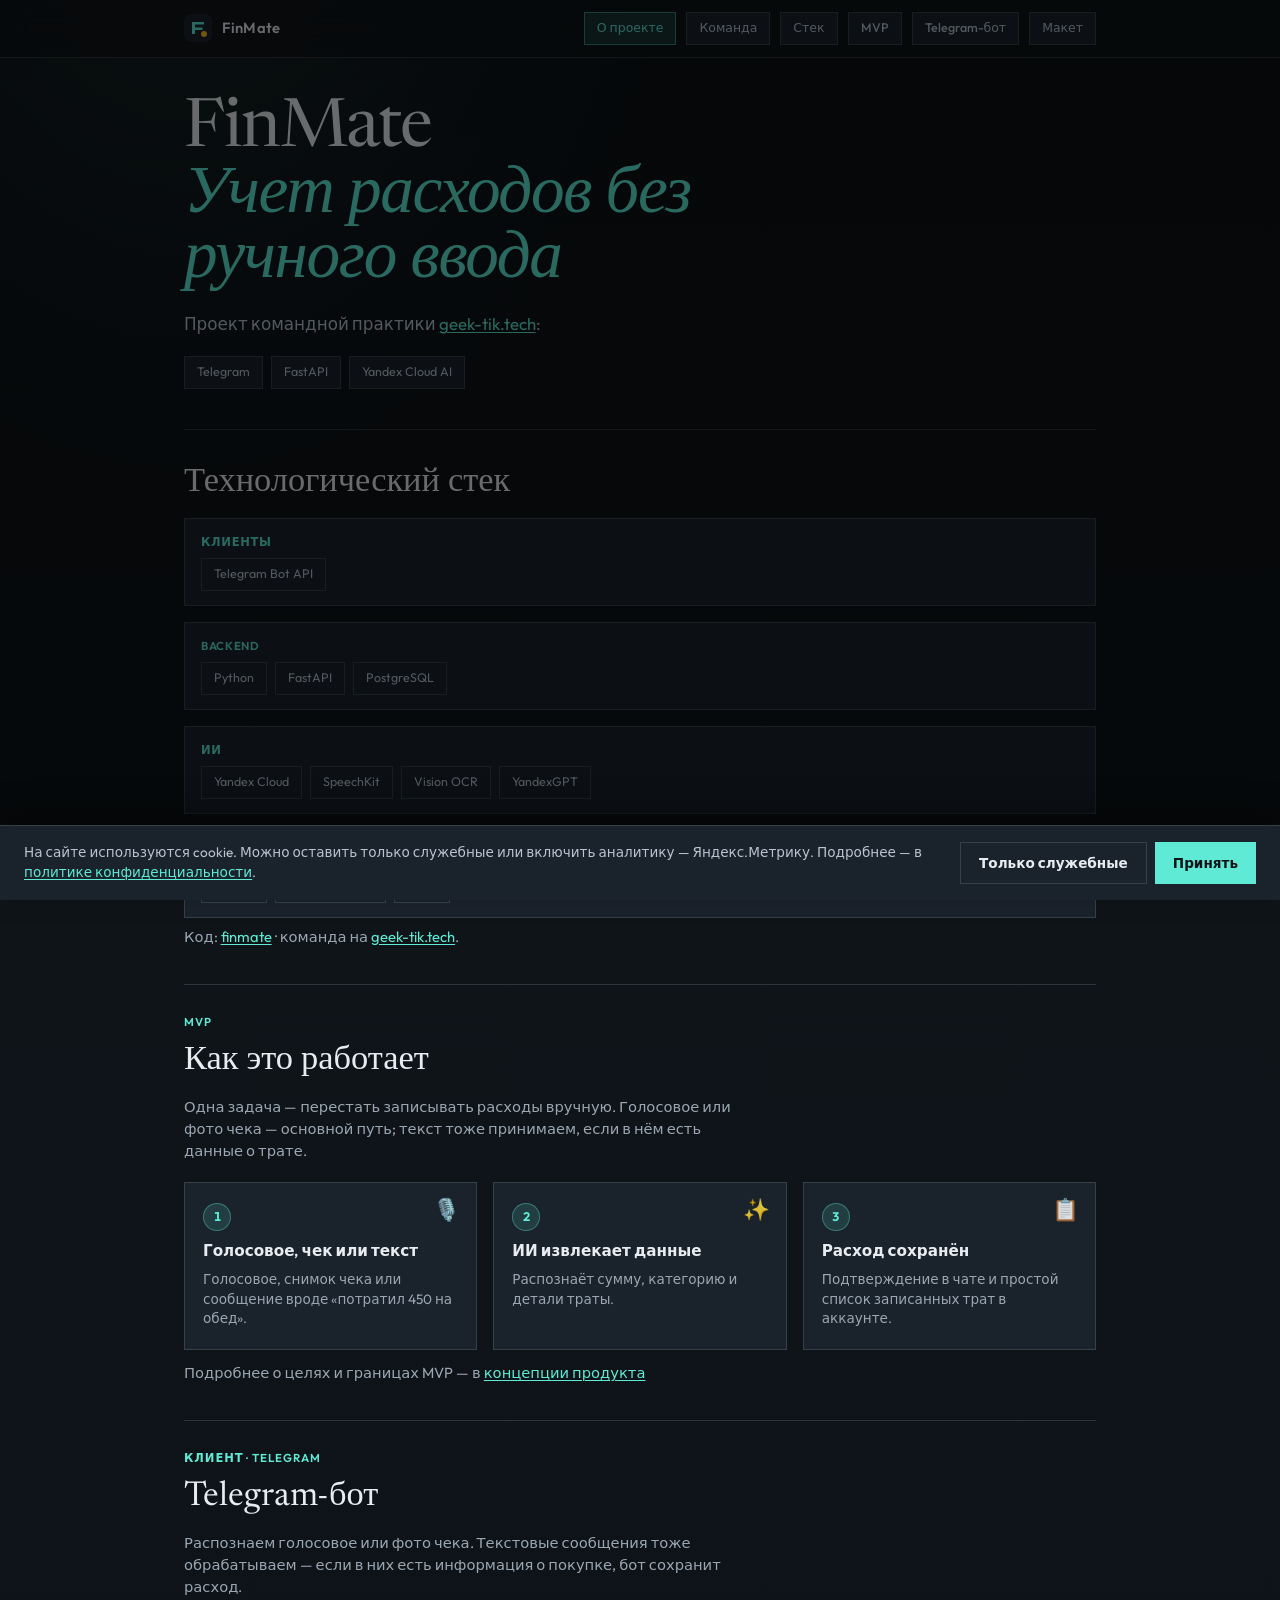
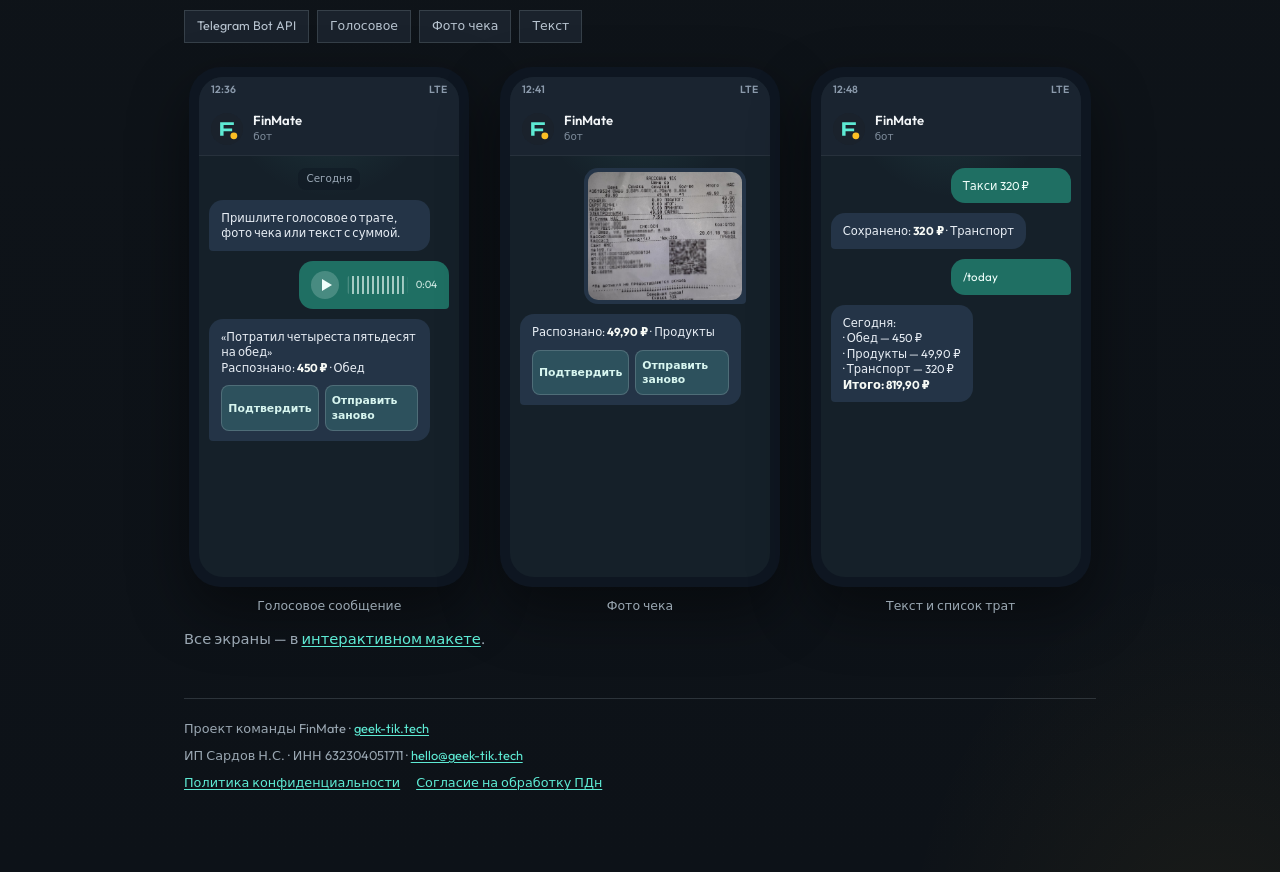
<file: frontend/index.html>
<!DOCTYPE html>
<html lang="ru">

<head>
  <meta charset="UTF-8" />
  <meta name="viewport" content="width=device-width, initial-scale=1.0" />
  <meta name="description" content="FinMate — персональный ИИ-помощник по учёту расходов. Голосовое, фото чека или текст с тратой — расход сохраняется автоматически." />
  <title>FinMate</title>
  <link rel="icon" href="assets/logo.svg" type="image/svg+xml" />
  <link rel="preconnect" href="https://fonts.googleapis.com" />
  <link rel="preconnect" href="https://fonts.gstatic.com" crossorigin />
  <link
    href="https://fonts.googleapis.com/css2?family=Newsreader:ital,opsz,wght@0,6..72,400;0,6..72,500;1,6..72,400&family=Outfit:wght@400;500;600;700&display=swap"
    rel="stylesheet" />
  <link rel="stylesheet" href="styles.css" />
</head>

<body>
  <div class="site-chrome">
    <nav class="site-nav" aria-label="Навигация">
      <div class="site-nav-inner">
        <a class="brand-mark" href="index.html">
          <img src="assets/logo.svg" width="28" height="28" alt="" />
          FinMate
        </a>
        <a class="nav-link" href="index.html" aria-current="page">О проекте</a>
        <a class="nav-link" href="team.html">Команда</a>
        <a class="nav-link" href="#stack">Стек</a>
        <a class="nav-link" href="#mvp">MVP</a>
        <a class="nav-link" href="#bot">Telegram-бот</a>
        <a class="nav-link" href="mockup.html">Макет</a>
      </div>
    </nav>
  </div>

  <main class="page">
    <header class="hero">
      <div class="brand">FinMate<br /><em>Учет расходов без ручного ввода</em></div>
      <p class="lede">
        Проект командной практики
        <a href="https://geek-tik.tech/teams/finmate">geek-tik.tech</a>:
      </p>
      <div class="meta">
        <span class="chip">Telegram</span>
        <span class="chip">FastAPI</span>
        <span class="chip">Yandex Cloud AI</span>
      </div>
    </header>

    <section id="stack" class="product-section" aria-labelledby="stack-heading">
      <h2 class="section-title" id="stack-heading">
        Технологический стек
      </h2>
      <dl class="stack-list">
        <div>
          <dt>Клиенты</dt>
          <dd class="meta">
            <span class="chip">Telegram Bot API</span>
          </dd>
        </div>
        <div>
          <dt>Backend</dt>
          <dd class="meta">
            <span class="chip">Python</span>
            <span class="chip">FastAPI</span>
            <span class="chip">PostgreSQL</span>
          </dd>
        </div>
        <div>
          <dt>ИИ</dt>
          <dd class="meta">
            <span class="chip">Yandex Cloud</span>
            <span class="chip">SpeechKit</span>
            <span class="chip">Vision OCR</span>
            <span class="chip">YandexGPT</span>
          </dd>
        </div>
        <div>
          <dt>Инфра</dt>
          <dd class="meta">
            <span class="chip">Docker</span>
            <span class="chip">GitHub Actions</span>
            <span class="chip">nginx</span>
          </dd>
        </div>
      </dl>
      <p class="section-note section-note-follow">
        Код: <a href="https://github.com/teamsync-labs/finmate">finmate</a>
        · команда на
        <a href="https://geek-tik.tech/teams/finmate">geek-tik.tech</a>.
      </p>
    </section>

    <section id="mvp" class="product-section" aria-labelledby="mvp-heading">
      <h2 class="section-title" id="mvp-heading">
        <span class="section-kind">MVP</span>
        Как это работает
      </h2>
      <p class="section-note">
        Одна задача — перестать записывать расходы вручную. Голосовое или фото чека — основной путь;
        текст тоже принимаем, если в нём есть данные о трате.
      </p>

      <div class="flow-row" aria-label="Сценарий MVP">
        <article class="flow-card">
          <span class="flow-icon" aria-hidden="true">🎙️</span>
          <span class="flow-step" aria-hidden="true">1</span>
          <h3>Голосовое, чек или текст</h3>
          <p>Голосовое, снимок чека или сообщение вроде «потратил 450 на обед».</p>
        </article>

        <article class="flow-card">
          <span class="flow-icon" aria-hidden="true">✨</span>
          <span class="flow-step" aria-hidden="true">2</span>
          <h3>ИИ извлекает данные</h3>
          <p>Распознаёт сумму, категорию и детали траты.</p>
        </article>

        <article class="flow-card">
          <span class="flow-icon" aria-hidden="true">📋</span>
          <span class="flow-step" aria-hidden="true">3</span>
          <h3>Расход сохранён</h3>
          <p>Подтверждение в чате и простой список записанных трат в аккаунте.</p>
        </article>
      </div>

      <p class="section-note section-note-follow">
        Подробнее о целях и границах MVP — в
        <a href="https://github.com/teamsync-labs/finmate/blob/main/docs/vision.md">концепции продукта</a>
      </p>
    </section>

    <section id="bot" class="product-section" aria-labelledby="bot-heading">
      <h2 class="section-title" id="bot-heading">
        <span class="section-kind">Клиент · Telegram</span>
        Telegram-бот
      </h2>
      <p class="section-note">
        Распознаем голосовое или фото чека. Текстовые сообщения тоже обрабатываем —
        если в них есть информация о покупке, бот сохранит расход.
      </p>
      <div class="meta">
        <span class="chip">Telegram Bot API</span>
        <span class="chip">Голосовое</span>
        <span class="chip">Фото чека</span>
        <span class="chip">Текст</span>
      </div>

      <div class="screen-row" aria-label="Экраны Telegram-бота">
        <figure class="phone-shot">
          <div class="phone phone-tg" aria-hidden="true">
            <div class="tg-inner">
              <div class="tg-topbar"><span>12:36</span><span>LTE</span></div>
              <div class="tg-header">
                <img src="assets/logo.svg" alt="" width="36" height="36" />
                <div>
                  <div class="name">FinMate</div>
                  <div class="status">бот</div>
                </div>
              </div>
              <div class="tg-chat">
                <div class="tg-day">Сегодня</div>
                <div class="tg-row bot">
                  <div class="tg-bubble bot">
                    Пришлите голосовое о трате, фото чека или текст с суммой.
                  </div>
                </div>
                <div class="tg-row user">
                  <div class="tg-bubble user tg-voice">
                    <span class="tg-voice-play"></span>
                    <span class="tg-voice-wave"></span>
                    <span class="tg-voice-dur">0:04</span>
                  </div>
                </div>
                <div class="tg-row bot">
                  <div class="tg-bubble bot">
                    «Потратил четыреста пятьдесят на обед»<br />
                    Распознано: <strong>450 ₽</strong> · Обед
                    <div class="tg-inline">
                      <span>Подтвердить</span>
                      <span>Отправить заново</span>
                    </div>
                  </div>
                </div>
              </div>
            </div>
          </div>
          <figcaption>Голосовое сообщение</figcaption>
        </figure>

        <figure class="phone-shot">
          <div class="phone phone-tg" aria-hidden="true">
            <div class="tg-inner">
              <div class="tg-topbar"><span>12:41</span><span>LTE</span></div>
              <div class="tg-header">
                <img src="assets/logo.svg" alt="" width="36" height="36" />
                <div>
                  <div class="name">FinMate</div>
                  <div class="status">бот</div>
                </div>
              </div>
              <div class="tg-chat">
                <div class="tg-row user">
                  <div class="tg-bubble user tg-photo">
                    <img src="assets/receipt.png" alt="Фото кассового чека" width="200" height="166" />
                  </div>
                </div>
                <div class="tg-row bot">
                  <div class="tg-bubble bot">
                    Распознано: <strong>49,90 ₽</strong> · Продукты
                    <div class="tg-inline">
                      <span>Подтвердить</span>
                      <span>Отправить заново</span>
                    </div>
                  </div>
                </div>
              </div>
            </div>
          </div>
          <figcaption>Фото чека</figcaption>
        </figure>

        <figure class="phone-shot">
          <div class="phone phone-tg" aria-hidden="true">
            <div class="tg-inner">
              <div class="tg-topbar"><span>12:48</span><span>LTE</span></div>
              <div class="tg-header">
                <img src="assets/logo.svg" alt="" width="36" height="36" />
                <div>
                  <div class="name">FinMate</div>
                  <div class="status">бот</div>
                </div>
              </div>
              <div class="tg-chat tg-chat--wide-bubbles">
                <div class="tg-row user">
                  <div class="tg-bubble user">Такси 320 ₽</div>
                </div>
                <div class="tg-row bot">
                  <div class="tg-bubble bot">
                    Сохранено: <strong>320 ₽</strong> · Транспорт
                  </div>
                </div>
                <div class="tg-row user">
                  <div class="tg-bubble user">/today</div>
                </div>
                <div class="tg-row bot">
                  <div class="tg-bubble bot">
                    Сегодня:<br />
                    · Обед — 450 ₽<br />
                    · Продукты — 49,90 ₽<br />
                    · Транспорт — 320 ₽<br />
                    <strong>Итого: 819,90 ₽</strong>
                  </div>
                </div>
              </div>
            </div>
          </div>
          <figcaption>Текст и список трат</figcaption>
        </figure>
      </div>

      <p class="section-note section-note-follow">
        Все экраны — в <a href="mockup.html">интерактивном макете</a>.
      </p>
    </section>

    <footer class="footer footer-legal">
      <p>Проект команды FinMate · <a href="https://geek-tik.tech/teams/finmate">geek-tik.tech</a></p>
      <p>ИП Сардов Н.С. · ИНН 632304051711 · <a href="mailto:hello@geek-tik.tech">hello@geek-tik.tech</a></p>
      <nav aria-label="Правовая информация">
        <a href="https://consent.geek-tik.tech/t/finmate/policy" target="_blank" rel="noopener">Политика
          конфиденциальности</a>
        <a href="https://consent.geek-tik.tech/t/finmate/pdn-consent" target="_blank" rel="noopener">Согласие на
          обработку ПДн</a>
      </nav>
    </footer>
  </main>
  <script src="cookie-notice.js" data-policy-href="https://consent.geek-tik.tech/t/finmate/policy"></script>
</body>

</html>
</file>
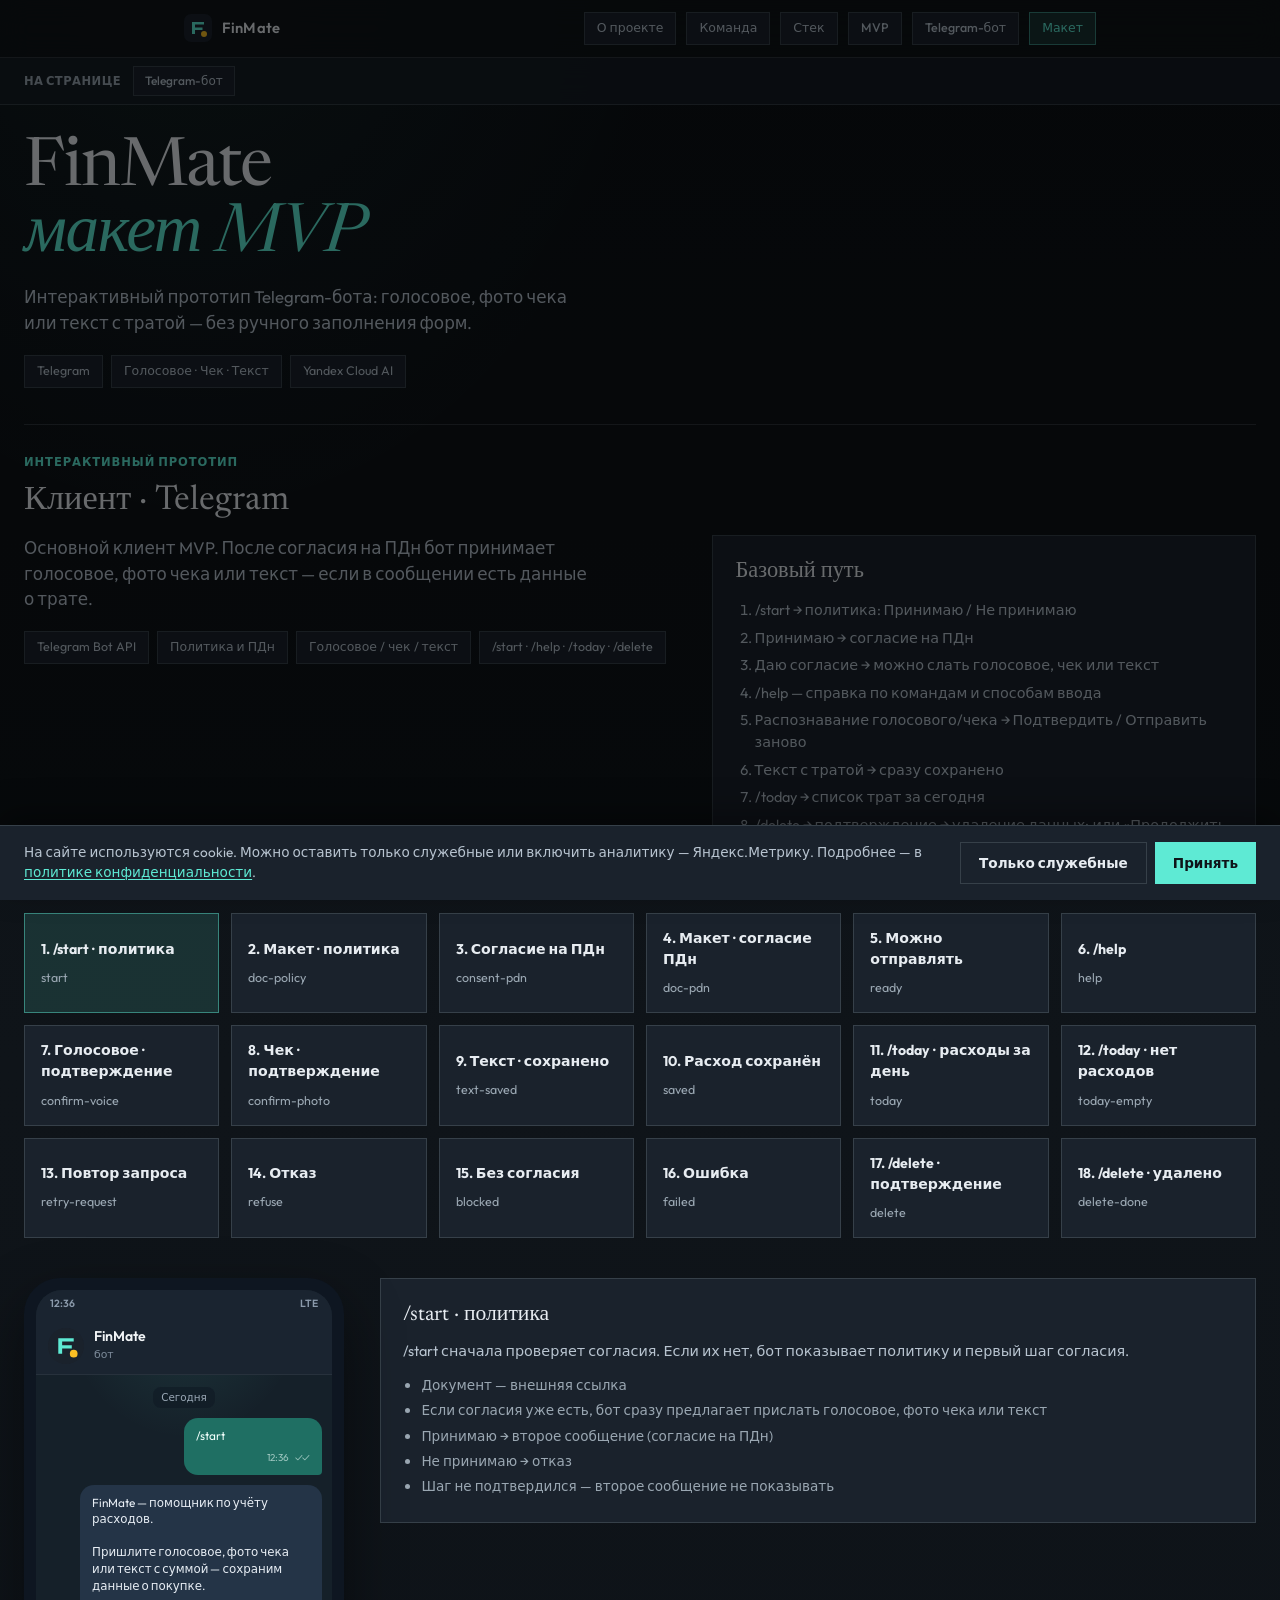
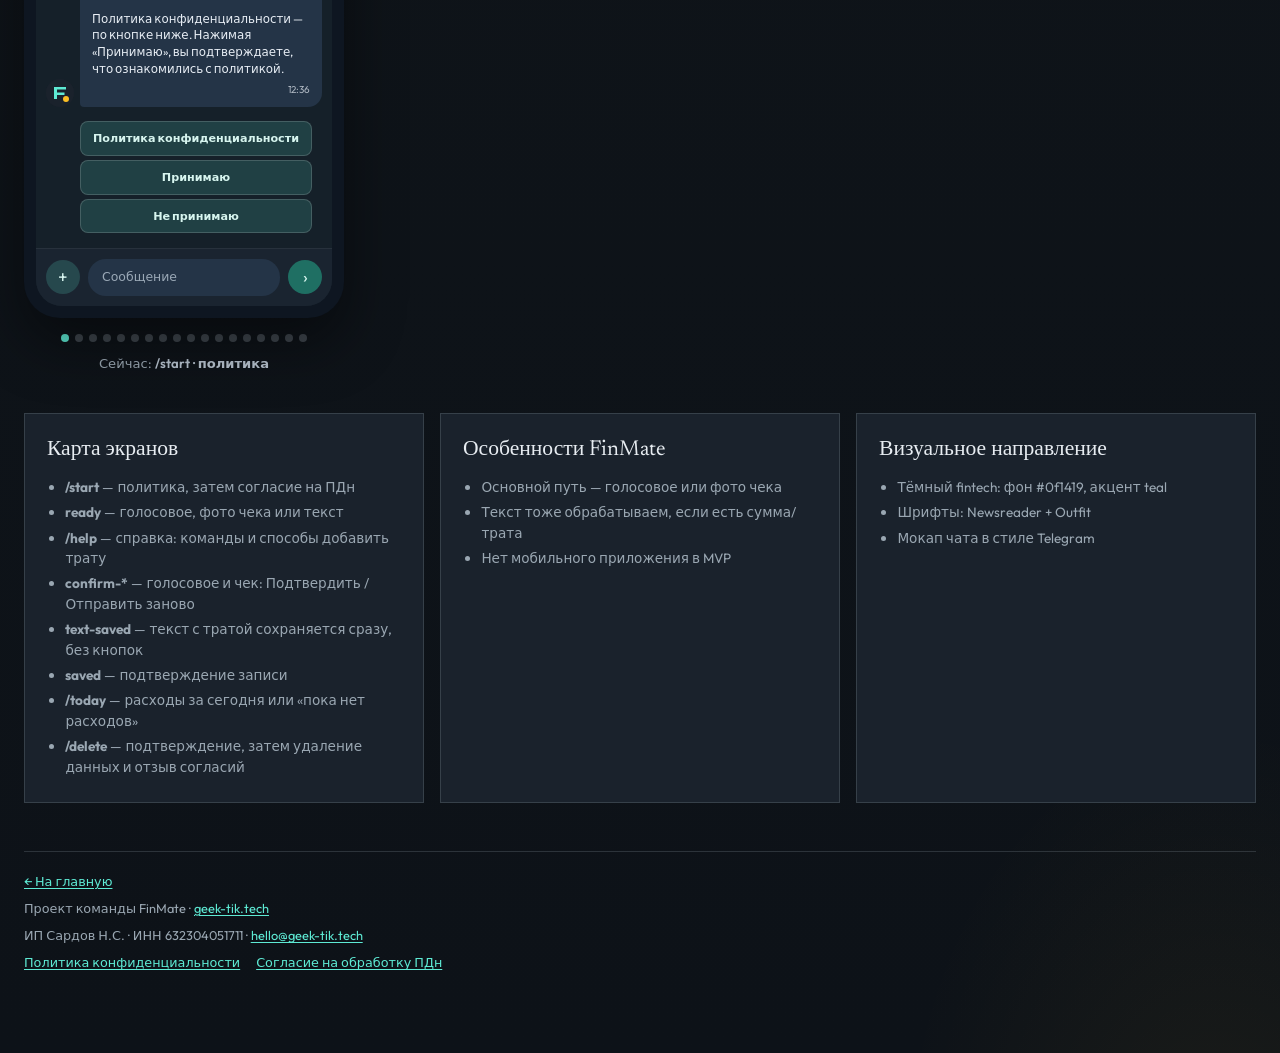
<file: frontend/mockup.html>
<!DOCTYPE html>
<html lang="ru">

<head>
  <meta charset="UTF-8" />
  <meta name="viewport" content="width=device-width, initial-scale=1.0" />
  <title>FinMate — макет Telegram-бота</title>
  <link rel="icon" href="assets/logo.svg" type="image/svg+xml" />
  <link rel="preconnect" href="https://fonts.googleapis.com" />
  <link rel="preconnect" href="https://fonts.gstatic.com" crossorigin />
  <link
    href="https://fonts.googleapis.com/css2?family=Newsreader:ital,opsz,wght@0,6..72,400;0,6..72,500;1,6..72,400&family=Outfit:wght@400;500;600;700&display=swap"
    rel="stylesheet" />
  <link rel="stylesheet" href="styles.css" />
  <style>
    :root {
      --phone-w: 320px;
      --phone-h: 640px;
      --danger: #f87171;
    }

    .mockup-page {
      max-width: 1280px;
      margin: 0 auto;
      padding: 32px 24px 80px;
    }

    .mockup-page .hero {
      max-width: 40rem;
      margin-bottom: 36px;
    }

    .section-intro {
      display: grid;
      grid-template-columns: 1.1fr 0.9fr;
      gap: 24px;
      align-items: start;
      margin-bottom: 28px;
    }

    @media (max-width: 900px) {
      .section-intro {
        grid-template-columns: 1fr;
      }
    }

    .section-intro .lede {
      margin-top: 0;
    }

    .legend {
      background: var(--surface);
      border: 1px solid var(--line);
      padding: 20px 22px;
    }

    .legend h2 {
      font-family: "Newsreader", Georgia, serif;
      font-size: 1.4rem;
      font-weight: 400;
      margin-bottom: 10px;
      color: var(--ink);
    }

    .legend ol {
      padding-left: 1.2rem;
      color: var(--ink-soft);
      font-size: 0.9rem;
    }

    .legend li {
      margin: 6px 0;
    }

    .mock-flow-map {
      display: grid;
      grid-template-columns: repeat(auto-fit, minmax(180px, 1fr));
      gap: 12px;
      margin-bottom: 40px;
    }

    .mock-flow-card {
      background: var(--surface);
      border: 1px solid var(--line);
      padding: 14px 16px;
      cursor: pointer;
      transition: border-color 0.15s, background 0.15s;
      text-align: left;
      font: inherit;
      color: inherit;
      width: 100%;
    }

    .mock-flow-card:hover,
    .mock-flow-card.active {
      border-color: rgba(94, 234, 212, 0.45);
      background: var(--brand-dim);
    }

    .mock-flow-card strong {
      display: block;
      font-size: 0.88rem;
      margin-bottom: 4px;
      color: var(--ink);
    }

    .mock-flow-card span {
      font-size: 0.78rem;
      color: var(--muted);
    }

    .prototype {
      display: grid;
      grid-template-columns: auto 1fr;
      gap: 36px;
      align-items: start;
    }

    @media (max-width: 860px) {
      .prototype {
        grid-template-columns: 1fr;
        justify-items: center;
      }
    }

    .tg-phone {
      width: var(--phone-w);
      height: var(--phone-h);
      background: #0e1621;
      border-radius: 36px;
      padding: 12px;
      box-shadow: var(--shadow);
      position: sticky;
      top: 112px;
      flex-shrink: 0;
    }

    .mockup-page .tg-inner {
      position: relative;
      width: 100%;
      height: 100%;
      border-radius: 26px;
      overflow: hidden;
      display: flex;
      flex-direction: column;
      background:
        radial-gradient(ellipse 70% 40% at 50% 0%, rgba(94, 234, 212, 0.12), transparent 60%),
        #152029;
    }

    .mockup-page .tg-topbar {
      height: 28px;
      display: flex;
      align-items: center;
      justify-content: space-between;
      padding: 0 14px;
      font-size: 0.65rem;
      font-weight: 600;
      color: #8b9aab;
      background: #1a2430;
      flex-shrink: 0;
    }

    .mockup-page .tg-header {
      display: flex;
      align-items: center;
      gap: 10px;
      padding: 10px 12px;
      background: #1a2430;
      border-bottom: 1px solid rgba(255, 255, 255, 0.06);
      flex-shrink: 0;
    }

    .mockup-page .tg-header img {
      width: 36px;
      height: 36px;
      border-radius: 50%;
      object-fit: cover;
      background: var(--surface);
    }

    .mockup-page .tg-header .name {
      font-size: 0.88rem;
      font-weight: 600;
      color: #f2f5f7;
      line-height: 1.1;
    }

    .mockup-page .tg-header .status {
      font-size: 0.68rem;
      color: #7d8b9a;
      margin-top: 2px;
    }

    .tg-screen {
      display: none;
      flex: 1;
      flex-direction: column;
      min-height: 0;
    }

    .tg-screen.active {
      display: flex;
    }

    .mockup-page .tg-chat {
      flex: 1;
      min-height: 0;
      overflow: auto;
      padding: 12px 10px;
      display: flex;
      flex-direction: column;
      gap: 10px;
    }

    .mockup-page .tg-day {
      align-self: center;
      font-size: 0.65rem;
      color: #9aa8b6;
      background: rgba(15, 25, 36, 0.55);
      padding: 3px 8px;
      border-radius: 8px;
    }

    .mockup-page .tg-row {
      display: flex;
      max-width: 100%;
      gap: 6px;
      align-items: flex-end;
    }

    .mockup-page .tg-row.user {
      align-self: flex-end;
      width: 100%;
      justify-content: flex-end;
    }

    .mockup-page .tg-row.bot {
      align-self: flex-start;
    }

    .tg-avatar {
      width: 28px;
      height: 28px;
      border-radius: 50%;
      object-fit: cover;
      flex-shrink: 0;
      background: var(--surface);
    }

    .mockup-page .tg-bubble {
      max-width: 88%;
      padding: 10px 12px;
      font-size: 0.74rem;
      line-height: 1.4;
    }

    .mockup-page .tg-bubble.user {
      background: #1f6f63;
      color: #f0fffb;
      border-radius: 14px 14px 4px 14px;
    }

    .mockup-page .tg-bubble.user:not(.media):not(.tg-voice) {
      min-width: 50%;
      box-sizing: border-box;
    }

    .mockup-page .tg-bubble.bot {
      background: #243447;
      color: #e8eef5;
      border-radius: 14px 14px 14px 4px;
    }

    .mockup-page .tg-bubble.bot strong {
      color: #f7faf6;
    }

    .mockup-page .tg-bubble.user.media {
      padding: 4px;
      background: #243447;
      overflow: hidden;
    }

    .tg-photo {
      width: 180px;
      max-width: 100%;
      aspect-ratio: 6 / 5;
      border-radius: 10px;
      background:
        #e8ecf0 url("assets/receipt.png") center / cover no-repeat;
    }

    .mockup-page .tg-bubble.user.tg-voice {
      display: flex;
      align-items: center;
      gap: 8px;
      min-width: 160px;
    }

    .tg-meta {
      display: flex;
      justify-content: flex-end;
      gap: 6px;
      margin-top: 6px;
      font-size: 0.62rem;
      opacity: 0.7;
    }

    .mockup-page .tg-bubble.user .tg-meta {
      color: rgba(240, 255, 251, 0.85);
    }

    .tg-checks {
      letter-spacing: -0.05em;
    }

    .mockup-page .tg-inline {
      display: flex;
      flex-direction: column;
      gap: 4px;
      margin-top: 4px;
      width: calc(100% - 34px);
      max-width: 232px;
      box-sizing: border-box;
      align-self: flex-start;
      margin-left: 34px;
      padding: 0;
      grid-template-columns: none;
    }

    .mockup-page .tg-inline.row {
      flex-direction: row;
      gap: 4px;
      margin-left: 34px;
      grid-template-columns: none;
    }

    .mockup-page .tg-inline.row button {
      flex: 1;
      min-width: 0;
    }

    .mockup-page .tg-inline button {
      appearance: none;
      border: 1px solid rgba(255, 255, 255, 0.16);
      border-radius: 8px;
      background: rgba(94, 234, 212, 0.16);
      color: #d7f5ef;
      font: inherit;
      font-size: 0.7rem;
      font-weight: 600;
      padding: 8px 10px;
      cursor: pointer;
      text-align: center;
      display: block;
      width: 100%;
      box-sizing: border-box;
    }

    .mockup-page .tg-inline button:hover {
      background: rgba(94, 234, 212, 0.28);
    }

    .tg-cmd {
      appearance: none;
      border: 0;
      background: none;
      color: var(--brand);
      font: inherit;
      font-size: inherit;
      cursor: pointer;
      padding: 0;
      text-decoration: underline;
    }

    .tg-composer {
      display: flex;
      align-items: center;
      gap: 8px;
      padding: 10px 10px calc(10px + env(safe-area-inset-bottom, 0px));
      background: #1a2430;
      border-top: 1px solid rgba(255, 255, 255, 0.06);
      flex-shrink: 0;
    }

    .tg-composer button.attach,
    .tg-composer button.send {
      appearance: none;
      width: 34px;
      height: 34px;
      border-radius: 50%;
      border: 0;
      background: rgba(94, 234, 212, 0.18);
      color: #d7f5ef;
      font: inherit;
      font-size: 1.1rem;
      cursor: pointer;
      flex-shrink: 0;
    }

    .tg-composer button.send {
      background: #1f6f63;
    }

    .tg-composer .input {
      flex: 1;
      appearance: none;
      border: 0;
      border-radius: 18px;
      background: #243447;
      color: #9aa8b6;
      font: inherit;
      font-size: 0.78rem;
      padding: 9px 14px;
      text-align: left;
      cursor: pointer;
    }

    .tg-attach-menu {
      display: none;
      position: absolute;
      left: 10px;
      bottom: 58px;
      z-index: 5;
      background: #1f2c3a;
      border: 1px solid rgba(255, 255, 255, 0.1);
      border-radius: 12px;
      padding: 6px;
      min-width: 160px;
      box-shadow: 0 12px 28px rgba(0, 0, 0, 0.35);
    }

    .tg-attach-menu.open {
      display: flex;
      flex-direction: column;
      gap: 2px;
    }

    .tg-attach-menu button {
      appearance: none;
      border: 0;
      background: transparent;
      color: #e8eef5;
      font: inherit;
      font-size: 0.82rem;
      text-align: left;
      padding: 10px 12px;
      border-radius: 8px;
      cursor: pointer;
    }

    .tg-attach-menu button:hover {
      background: rgba(94, 234, 212, 0.12);
    }

    .tg-inner.is-tg-doc .tg-header,
    .tg-inner.is-tg-doc .tg-attach-menu {
      display: none;
    }

    .tg-doc {
      flex: 1;
      min-height: 0;
      display: flex;
      flex-direction: column;
      background: #152029;
    }

    .tg-doc-bar {
      display: flex;
      align-items: center;
      gap: 10px;
      padding: 12px 14px;
      background: #1a2430;
      border-bottom: 1px solid rgba(255, 255, 255, 0.06);
      flex-shrink: 0;
    }

    .tg-doc-bar button {
      appearance: none;
      border: 0;
      background: none;
      color: var(--brand);
      font: inherit;
      font-size: 0.82rem;
      cursor: pointer;
      padding: 4px 0;
    }

    .tg-doc-bar .tg-doc-title {
      font-size: 0.82rem;
      font-weight: 600;
      color: #9aa8b6;
    }

    .tg-doc-body {
      flex: 1;
      padding: 20px 16px;
      color: #e8eef5;
      font-size: 0.95rem;
      line-height: 1.45;
    }

    .nav-dots {
      display: flex;
      flex-wrap: wrap;
      gap: 6px;
      margin-top: 16px;
      justify-content: center;
      max-width: var(--phone-w);
    }

    .nav-dots button {
      appearance: none;
      width: 8px;
      height: 8px;
      border-radius: 50%;
      border: 0;
      background: rgba(154, 167, 178, 0.35);
      cursor: pointer;
      padding: 0;
    }

    .nav-dots button.active {
      background: var(--brand);
    }

    .screen-label {
      margin-top: 12px;
      text-align: center;
      font-size: 0.82rem;
      color: var(--muted);
      max-width: var(--phone-w);
    }

    .screen-label strong {
      color: var(--ink-soft);
      font-weight: 600;
    }

    .panel {
      background: var(--surface);
      border: 1px solid var(--line);
      padding: 20px 22px;
      min-width: 0;
    }

    .panel h3 {
      font-family: "Newsreader", Georgia, serif;
      font-size: 1.35rem;
      font-weight: 400;
      margin-bottom: 10px;
      color: var(--ink);
    }

    .panel p {
      color: var(--ink-soft);
      font-size: 0.9rem;
      margin-bottom: 12px;
    }

    .panel ul {
      padding-left: 1.15rem;
      color: var(--muted);
      font-size: 0.85rem;
    }

    .panel li {
      margin: 5px 0;
    }

    .specs {
      display: grid;
      grid-template-columns: repeat(auto-fit, minmax(240px, 1fr));
      gap: 16px;
      margin-top: 40px;
    }

    .mockup-page .section-title {
      scroll-margin-top: 112px;
    }
  </style>
</head>

<body>
  <div class="site-chrome">
    <nav class="site-nav" aria-label="Навигация">
      <div class="site-nav-inner">
        <a class="brand-mark" href="index.html">
          <img src="assets/logo.svg" width="28" height="28" alt="" />
          FinMate
        </a>
        <a class="nav-link" href="index.html">О проекте</a>
        <a class="nav-link" href="team.html">Команда</a>
        <a class="nav-link" href="index.html#stack">Стек</a>
        <a class="nav-link" href="index.html#mvp">MVP</a>
        <a class="nav-link" href="index.html#bot">Telegram-бот</a>
        <a class="nav-link" href="mockup.html" aria-current="page">Макет</a>
      </div>
    </nav>
    <nav class="mockup-subnav" aria-label="Разделы макета">
      <div class="mockup-subnav-inner">
        <span class="label">На странице</span>
        <a href="#telegram">Telegram-бот</a>
      </div>
    </nav>
  </div>

  <div class="mockup-page">
    <header class="hero">
      <div class="brand">FinMate<br /><em>макет MVP</em></div>
      <p class="lede">
        Интерактивный прототип Telegram-бота: голосовое, фото чека или текст с тратой —
        без ручного заполнения форм.
      </p>
      <div class="meta">
        <span class="chip">Telegram</span>
        <span class="chip">Голосовое · Чек · Текст</span>
        <span class="chip">Yandex Cloud AI</span>
      </div>
    </header>

    <h2 class="section-title" id="telegram">
      <span class="section-kind">Интерактивный прототип</span>
      Клиент · Telegram
    </h2>
    <div class="section-intro">
      <div>
        <p class="lede">
          Основной клиент MVP. После согласия на ПДн бот принимает голосовое, фото чека
          или текст — если в сообщении есть данные о трате.
        </p>
        <div class="meta">
          <span class="chip">Telegram Bot API</span>
          <span class="chip">Политика и ПДн</span>
          <span class="chip">Голосовое / чек / текст</span>
          <span class="chip">/start · /help · /today · /delete</span>
        </div>
      </div>
      <aside class="legend">
        <h2>Базовый путь</h2>
        <ol>
          <li>/start → политика: Принимаю / Не принимаю</li>
          <li>Принимаю → согласие на ПДн</li>
          <li>Даю согласие → можно слать голосовое, чек или текст</li>
          <li>/help — справка по командам и способам ввода</li>
          <li>Распознавание голосового/чека → Подтвердить / Отправить заново</li>
          <li>Текст с тратой → сразу сохранено</li>
          <li>/today → список трат за сегодня</li>
          <li>/delete → подтверждение → удаление данных; или «Продолжить пользоваться»</li>
        </ol>
      </aside>
    </div>

    <div class="mock-flow-map" id="tg-flow-map"></div>

    <div class="prototype">
      <div>
        <div class="tg-phone" aria-label="Макет Telegram-бота">
          <div class="tg-inner" id="tg-inner">
            <div class="tg-topbar"><span>12:36</span><span>LTE</span></div>
            <div class="tg-header">
              <img src="assets/logo.svg" alt="" width="36" height="36" />
              <div>
                <div class="name">FinMate</div>
                <div class="status">бот</div>
              </div>
            </div>

            <div class="tg-attach-menu" id="tg-attach-menu" aria-label="Вложения">
              <button type="button" data-tg-go="confirm-photo">Фото чека</button>
              <button type="button" data-tg-go="confirm-voice">Голосовое</button>
            </div>

            <!-- /start · политика -->
            <section class="tg-screen active" data-tg-screen="start">
              <div class="tg-chat">
                <div class="tg-day">Сегодня</div>
                <div class="tg-row user">
                  <div class="tg-bubble user">
                    /start
                    <div class="tg-meta"><span>12:36</span><span class="tg-checks">✓✓</span></div>
                  </div>
                </div>
                <div class="tg-row bot">
                  <img class="tg-avatar" src="assets/logo.svg" alt="" width="28" height="28" />
                  <div class="tg-bubble bot">
                    FinMate — помощник по учёту расходов.<br /><br />
                    Пришлите голосовое, фото чека или текст с суммой — сохраним данные о покупке.<br /><br />
                    Политика конфиденциальности — по кнопке ниже. Нажимая «Принимаю», вы подтверждаете, что ознакомились
                    с политикой.
                    <div class="tg-meta"><span>12:36</span></div>
                  </div>
                </div>
                <div class="tg-inline">
                  <button type="button" data-tg-go="doc-policy">Политика конфиденциальности</button>
                  <button type="button" data-tg-go="consent-pdn">Принимаю</button>
                  <button type="button" data-tg-go="refuse">Не принимаю</button>
                </div>
              </div>
              <div class="tg-composer">
                <button type="button" class="attach" aria-label="Вложение">+</button>
                <button type="button" class="input" data-tg-input>Сообщение</button>
                <button type="button" class="send" aria-label="Отправить">›</button>
              </div>
            </section>

            <section class="tg-screen" data-tg-screen="doc-policy">
              <div class="tg-doc">
                <div class="tg-doc-bar">
                  <button type="button" data-tg-go="start">Закрыть</button>
                  <span class="tg-doc-title">Документ</span>
                </div>
                <div class="tg-doc-body">Политика конфиденциальности</div>
              </div>
            </section>

            <section class="tg-screen" data-tg-screen="consent-pdn">
              <div class="tg-chat">
                <div class="tg-day">Сегодня</div>
                <div class="tg-row user">
                  <div class="tg-bubble user">
                    /start
                    <div class="tg-meta"><span>12:36</span><span class="tg-checks">✓✓</span></div>
                  </div>
                </div>
                <div class="tg-row bot">
                  <img class="tg-avatar" src="assets/logo.svg" alt="" width="28" height="28" />
                  <div class="tg-bubble bot">
                    FinMate — помощник по учёту расходов.<br /><br />
                    Пришлите голосовое, фото чека или текст с суммой — сохраним данные о покупке.<br /><br />
                    Политика конфиденциальности — по кнопке ниже. Нажимая «Принимаю», вы подтверждаете, что ознакомились
                    с политикой.
                    <div class="tg-meta"><span>12:36</span></div>
                  </div>
                </div>
                <div class="tg-row user">
                  <div class="tg-bubble user">
                    Принимаю
                    <div class="tg-meta"><span>12:36</span><span class="tg-checks">✓✓</span></div>
                  </div>
                </div>
                <div class="tg-row bot">
                  <img class="tg-avatar" src="assets/logo.svg" alt="" width="28" height="28" />
                  <div class="tg-bubble bot">
                    И последний шаг перед началом.<br /><br />
                    Согласие на обработку персональных данных — текст по кнопке ниже.<br /><br />
                    Нажимая «Даю согласие», вы даёте согласие на обработку персональных данных. Отозвать — <button
                      type="button" class="tg-cmd" data-tg-go="delete">/delete</button>.
                    <div class="tg-meta"><span>12:37</span></div>
                  </div>
                </div>
                <div class="tg-inline">
                  <button type="button" data-tg-go="doc-pdn">Согласие на обработку ПДн</button>
                  <button type="button" data-tg-go="ready">Даю согласие</button>
                  <button type="button" data-tg-go="refuse">Не даю согласие</button>
                </div>
              </div>
              <div class="tg-composer">
                <button type="button" class="attach" aria-label="Вложение">+</button>
                <button type="button" class="input" data-tg-input>Сообщение</button>
                <button type="button" class="send" aria-label="Отправить">›</button>
              </div>
            </section>

            <section class="tg-screen" data-tg-screen="doc-pdn">
              <div class="tg-doc">
                <div class="tg-doc-bar">
                  <button type="button" data-tg-go="consent-pdn">Закрыть</button>
                  <span class="tg-doc-title">Документ</span>
                </div>
                <div class="tg-doc-body">Согласие на обработку персональных данных</div>
              </div>
            </section>

            <section class="tg-screen" data-tg-screen="ready">
              <div class="tg-chat">
                <div class="tg-day">Сегодня</div>
                <div class="tg-row bot">
                  <img class="tg-avatar" src="assets/logo.svg" alt="" width="28" height="28" />
                  <div class="tg-bubble bot">
                    Пришлите голосовое о трате, фото чека или текст с суммой.<br /><br />
                    Справка — <button type="button" class="tg-cmd" data-tg-go="help">/help</button>,
                    список за сегодня —
                    <button type="button" class="tg-cmd" data-tg-go="today">/today</button>.
                    <div class="tg-meta"><span>12:37</span></div>
                  </div>
                </div>
              </div>
              <div class="tg-composer">
                <button type="button" class="attach" aria-label="Вложение">+</button>
                <button type="button" class="input" data-tg-input>Сообщение</button>
                <button type="button" class="send" aria-label="Отправить">›</button>
              </div>
            </section>

            <section class="tg-screen" data-tg-screen="help">
              <div class="tg-chat">
                <div class="tg-day">Сегодня</div>
                <div class="tg-row user">
                  <div class="tg-bubble user">
                    /help
                    <div class="tg-meta"><span>12:38</span><span class="tg-checks">✓✓</span></div>
                  </div>
                </div>
                <div class="tg-row bot">
                  <img class="tg-avatar" src="assets/logo.svg" alt="" width="28" height="28" />
                  <div class="tg-bubble bot">
                    <strong>📖 Как пользоваться</strong><br /><br />
                    FinMate — учёт расходов без ручного ввода.<br /><br />
                    <strong>Команды</strong><br />
                    <button type="button" class="tg-cmd" data-tg-go="start">/start</button> — перезапустить бота<br />
                    <button type="button" class="tg-cmd" data-tg-go="help">/help</button> — эта справка<br />
                    <button type="button" class="tg-cmd" data-tg-go="today">/today</button> — расходы за сегодня<br />
                    <button type="button" class="tg-cmd" data-tg-go="delete">/delete</button> — отозвать согласие на ПДн<br /><br />
                    <strong>Как добавить трату</strong><br /><br />
                    🎙️ <strong>Голосовое</strong><br />
                    Запишите сообщение о трате, например: «потратил 450 на обед».<br /><br />
                    🧾 <strong>Фото чека</strong><br />
                    Отправьте снимок кассового чека — распознаем сумму.<br /><br />
                    ✍️ <strong>Текст</strong><br />
                    Напишите трату обычным сообщением.<br />
                    Пример: Такси 320&nbsp;₽
                    <div class="tg-meta"><span>12:38</span></div>
                  </div>
                </div>
              </div>
              <div class="tg-composer">
                <button type="button" class="attach" aria-label="Вложение">+</button>
                <button type="button" class="input" data-tg-input>Сообщение</button>
                <button type="button" class="send" aria-label="Отправить">›</button>
              </div>
            </section>

            <section class="tg-screen" data-tg-screen="confirm-voice">
              <div class="tg-chat">
                <div class="tg-day">Сегодня</div>
                <div class="tg-row user">
                  <div class="tg-bubble user tg-voice">
                    <span class="tg-voice-play"></span>
                    <span class="tg-voice-wave"></span>
                    <span class="tg-voice-dur">0:04</span>
                  </div>
                </div>
                <div class="tg-row bot">
                  <img class="tg-avatar" src="assets/logo.svg" alt="" width="28" height="28" />
                  <div class="tg-bubble bot">
                    «Потратил четыреста пятьдесят на обед»<br />
                    Распознано: <strong>450 ₽</strong> · Обед
                    <div class="tg-meta"><span>12:38</span></div>
                  </div>
                </div>
                <div class="tg-inline row">
                  <button type="button" data-tg-go="saved">Подтвердить</button>
                  <button type="button" data-tg-go="ready">Отправить заново</button>
                </div>
              </div>
              <div class="tg-composer">
                <button type="button" class="attach" aria-label="Вложение">+</button>
                <button type="button" class="input" data-tg-input>Сообщение</button>
                <button type="button" class="send" aria-label="Отправить">›</button>
              </div>
            </section>

            <section class="tg-screen" data-tg-screen="confirm-photo">
              <div class="tg-chat">
                <div class="tg-day">Сегодня</div>
                <div class="tg-row user">
                  <div class="tg-bubble user media">
                    <div class="tg-photo" role="img" aria-label="Фото кассового чека"></div>
                    <div class="tg-meta"><span>12:41</span><span class="tg-checks">✓✓</span></div>
                  </div>
                </div>
                <div class="tg-row bot">
                  <img class="tg-avatar" src="assets/logo.svg" alt="" width="28" height="28" />
                  <div class="tg-bubble bot">
                    Распознано: <strong>49,90 ₽</strong> · Продукты
                    <div class="tg-meta"><span>12:41</span></div>
                  </div>
                </div>
                <div class="tg-inline row">
                  <button type="button" data-tg-go="saved">Подтвердить</button>
                  <button type="button" data-tg-go="ready">Отправить заново</button>
                </div>
              </div>
              <div class="tg-composer">
                <button type="button" class="attach" aria-label="Вложение">+</button>
                <button type="button" class="input" data-tg-input>Сообщение</button>
                <button type="button" class="send" aria-label="Отправить">›</button>
              </div>
            </section>

            <section class="tg-screen" data-tg-screen="text-saved">
              <div class="tg-chat">
                <div class="tg-day">Сегодня</div>
                <div class="tg-row user">
                  <div class="tg-bubble user">
                    Такси 320 ₽
                    <div class="tg-meta"><span>12:48</span><span class="tg-checks">✓✓</span></div>
                  </div>
                </div>
                <div class="tg-row bot">
                  <img class="tg-avatar" src="assets/logo.svg" alt="" width="28" height="28" />
                  <div class="tg-bubble bot">
                    Сохранено: <strong>320 ₽</strong> · Транспорт
                    <div class="tg-meta"><span>12:48</span></div>
                  </div>
                </div>
              </div>
              <div class="tg-composer">
                <button type="button" class="attach" aria-label="Вложение">+</button>
                <button type="button" class="input" data-tg-input>Сообщение</button>
                <button type="button" class="send" aria-label="Отправить">›</button>
              </div>
            </section>

            <section class="tg-screen" data-tg-screen="saved">
              <div class="tg-chat">
                <div class="tg-day">Сегодня</div>
                <div class="tg-row bot">
                  <img class="tg-avatar" src="assets/logo.svg" alt="" width="28" height="28" />
                  <div class="tg-bubble bot">
                    Расход сохранён.<br /><br />
                    Можно прислать ещё голосовое, чек или текст — или открыть
                    <button type="button" class="tg-cmd" data-tg-go="today">/today</button>.
                    <div class="tg-meta"><span>12:49</span></div>
                  </div>
                </div>
              </div>
              <div class="tg-composer">
                <button type="button" class="attach" aria-label="Вложение">+</button>
                <button type="button" class="input" data-tg-input>Сообщение</button>
                <button type="button" class="send" aria-label="Отправить">›</button>
              </div>
            </section>

            <section class="tg-screen" data-tg-screen="today">
              <div class="tg-chat">
                <div class="tg-day">Сегодня</div>
                <div class="tg-row user">
                  <div class="tg-bubble user">
                    /today
                    <div class="tg-meta"><span>12:50</span><span class="tg-checks">✓✓</span></div>
                  </div>
                </div>
                <div class="tg-row bot">
                  <img class="tg-avatar" src="assets/logo.svg" alt="" width="28" height="28" />
                  <div class="tg-bubble bot">
                    Сегодня:<br />
                    · Обед — 450 ₽<br />
                    · Продукты — 49,90 ₽<br />
                    · Транспорт — 320 ₽<br />
                    <strong>Итого: 819,90 ₽</strong>
                    <div class="tg-meta"><span>12:50</span></div>
                  </div>
                </div>
              </div>
              <div class="tg-composer">
                <button type="button" class="attach" aria-label="Вложение">+</button>
                <button type="button" class="input" data-tg-input>Сообщение</button>
                <button type="button" class="send" aria-label="Отправить">›</button>
              </div>
            </section>

            <section class="tg-screen" data-tg-screen="today-empty">
              <div class="tg-chat">
                <div class="tg-day">Сегодня</div>
                <div class="tg-row user">
                  <div class="tg-bubble user">
                    /today
                    <div class="tg-meta"><span>12:50</span><span class="tg-checks">✓✓</span></div>
                  </div>
                </div>
                <div class="tg-row bot">
                  <img class="tg-avatar" src="assets/logo.svg" alt="" width="28" height="28" />
                  <div class="tg-bubble bot">
                    Пока нет сохранённых расходов. Пришлите голосовое, фото чека или текст с тратой.
                    <div class="tg-meta"><span>12:50</span></div>
                  </div>
                </div>
              </div>
              <div class="tg-composer">
                <button type="button" class="attach" aria-label="Вложение">+</button>
                <button type="button" class="input" data-tg-input>Сообщение</button>
                <button type="button" class="send" aria-label="Отправить">›</button>
              </div>
            </section>

            <section class="tg-screen" data-tg-screen="retry-request">
              <div class="tg-chat">
                <div class="tg-day">Сегодня</div>
                <div class="tg-row bot">
                  <img class="tg-avatar" src="assets/logo.svg" alt="" width="28" height="28" />
                  <div class="tg-bubble bot">
                    Не удалось выделить параметры покупки. Пришлите голосовое, фото чека или текст ещё раз —
                    например: «кофе 180».
                    <div class="tg-meta"><span>12:42</span></div>
                  </div>
                </div>
              </div>
              <div class="tg-composer">
                <button type="button" class="attach" aria-label="Вложение">+</button>
                <button type="button" class="input" data-tg-input>Сообщение</button>
                <button type="button" class="send" aria-label="Отправить">›</button>
              </div>
            </section>

            <section class="tg-screen" data-tg-screen="refuse">
              <div class="tg-chat">
                <div class="tg-day">Сегодня</div>
                <div class="tg-row user">
                  <div class="tg-bubble user">
                    Не принимаю
                    <div class="tg-meta"><span>12:36</span><span class="tg-checks">✓✓</span></div>
                  </div>
                </div>
                <div class="tg-row bot">
                  <img class="tg-avatar" src="assets/logo.svg" alt="" width="28" height="28" />
                  <div class="tg-bubble bot">
                    Для использования бота нужно дать согласие на обработку персональных данных.
                    Чтобы продолжить, нажмите
                    <button type="button" class="tg-cmd" data-tg-go="start">/start</button>.
                    <div class="tg-meta"><span>12:36</span></div>
                  </div>
                </div>
              </div>
              <div class="tg-composer">
                <button type="button" class="attach" aria-label="Вложение">+</button>
                <button type="button" class="input" data-tg-input>Сообщение</button>
                <button type="button" class="send" aria-label="Отправить">›</button>
              </div>
            </section>

            <section class="tg-screen" data-tg-screen="blocked">
              <div class="tg-chat">
                <div class="tg-day">Сегодня</div>
                <div class="tg-row user">
                  <div class="tg-bubble user media">
                    <div class="tg-photo" role="img" aria-label="Фото чека"></div>
                    <div class="tg-meta"><span>12:36</span><span class="tg-checks">✓✓</span></div>
                  </div>
                </div>
                <div class="tg-row bot">
                  <img class="tg-avatar" src="assets/logo.svg" alt="" width="28" height="28" />
                  <div class="tg-bubble bot">
                    Для использования бота нужно дать согласие на обработку персональных данных.
                    Чтобы продолжить, нажмите
                    <button type="button" class="tg-cmd" data-tg-go="start">/start</button>.
                    <div class="tg-meta"><span>12:36</span></div>
                  </div>
                </div>
              </div>
              <div class="tg-composer">
                <button type="button" class="attach" aria-label="Вложение">+</button>
                <button type="button" class="input" data-tg-input>Сообщение</button>
                <button type="button" class="send" aria-label="Отправить">›</button>
              </div>
            </section>

            <section class="tg-screen" data-tg-screen="failed">
              <div class="tg-chat">
                <div class="tg-day">Сегодня</div>
                <div class="tg-row bot">
                  <img class="tg-avatar" src="assets/logo.svg" alt="" width="28" height="28" />
                  <div class="tg-bubble bot">
                    Что-то пошло не так. Попробуйте ещё раз.
                    <div class="tg-meta"><span>12:36</span></div>
                  </div>
                </div>
              </div>
              <div class="tg-composer">
                <button type="button" class="attach" aria-label="Вложение">+</button>
                <button type="button" class="input" data-tg-input>Сообщение</button>
                <button type="button" class="send" aria-label="Отправить">›</button>
              </div>
            </section>

            <section class="tg-screen" data-tg-screen="delete">
              <div class="tg-chat">
                <div class="tg-day">Сегодня</div>
                <div class="tg-row user">
                  <div class="tg-bubble user">
                    /delete
                    <div class="tg-meta"><span>12:55</span><span class="tg-checks">✓✓</span></div>
                  </div>
                </div>
                <div class="tg-row bot">
                  <img class="tg-avatar" src="assets/logo.svg" alt="" width="28" height="28" />
                  <div class="tg-bubble bot">
                    Это удалит сохранённые расходы и отзовёт согласие на обработку персональных данных.
                    Действие необратимо.<br /><br />
                    Подтвердить удаление?
                    <div class="tg-meta"><span>12:55</span></div>
                  </div>
                </div>
                <div class="tg-inline">
                  <button type="button" data-tg-go="delete-done">Подтверждаю</button>
                  <button type="button" data-tg-go="ready">Продолжить пользоваться</button>
                </div>
              </div>
              <div class="tg-composer">
                <button type="button" class="attach" aria-label="Вложение">+</button>
                <button type="button" class="input" data-tg-input>Сообщение</button>
                <button type="button" class="send" aria-label="Отправить">›</button>
              </div>
            </section>

            <section class="tg-screen" data-tg-screen="delete-done">
              <div class="tg-chat">
                <div class="tg-day">Сегодня</div>
                <div class="tg-row user">
                  <div class="tg-bubble user">
                    /delete
                    <div class="tg-meta"><span>12:55</span><span class="tg-checks">✓✓</span></div>
                  </div>
                </div>
                <div class="tg-row bot">
                  <img class="tg-avatar" src="assets/logo.svg" alt="" width="28" height="28" />
                  <div class="tg-bubble bot">
                    Это удалит сохранённые расходы и отзовёт согласие на обработку персональных данных.
                    Действие необратимо.<br /><br />
                    Подтвердить удаление?
                    <div class="tg-meta"><span>12:55</span></div>
                  </div>
                </div>
                <div class="tg-row user">
                  <div class="tg-bubble user">
                    Подтверждаю
                    <div class="tg-meta"><span>12:55</span><span class="tg-checks">✓✓</span></div>
                  </div>
                </div>
                <div class="tg-row bot">
                  <img class="tg-avatar" src="assets/logo.svg" alt="" width="28" height="28" />
                  <div class="tg-bubble bot">
                    Данные удалены, согласие отозвано.<br /><br />
                    Чтобы снова пользоваться ботом, нажмите
                    <button type="button" class="tg-cmd" data-tg-go="start">/start</button>.
                    <div class="tg-meta"><span>12:56</span></div>
                  </div>
                </div>
              </div>
              <div class="tg-composer">
                <button type="button" class="attach" aria-label="Вложение">+</button>
                <button type="button" class="input" data-tg-input>Сообщение</button>
                <button type="button" class="send" aria-label="Отправить">›</button>
              </div>
            </section>
          </div>
        </div>
        <div class="nav-dots" id="tg-nav-dots"></div>
        <p class="screen-label">Сейчас: <strong id="tg-screen-name">/start · политика</strong></p>
      </div>

      <div class="panel" id="tg-spec-panel"></div>
    </div>

    <div class="specs">
      <div class="panel">
        <h3>Карта экранов</h3>
        <ul>
          <li><strong>/start</strong> — политика, затем согласие на ПДн</li>
          <li><strong>ready</strong> — голосовое, фото чека или текст</li>
          <li><strong>/help</strong> — справка: команды и способы добавить трату</li>
          <li><strong>confirm-*</strong> — голосовое и чек: Подтвердить / Отправить заново</li>
          <li><strong>text-saved</strong> — текст с тратой сохраняется сразу, без кнопок</li>
          <li><strong>saved</strong> — подтверждение записи</li>
          <li><strong>/today</strong> — расходы за сегодня или «пока нет расходов»</li>
          <li><strong>/delete</strong> — подтверждение, затем удаление данных и отзыв согласий</li>
        </ul>
      </div>
      <div class="panel">
        <h3>Особенности FinMate</h3>
        <ul>
          <li>Основной путь — голосовое или фото чека</li>
          <li>Текст тоже обрабатываем, если есть сумма/трата</li>
          <li>Нет мобильного приложения в MVP</li>
        </ul>
      </div>
      <div class="panel">
        <h3>Визуальное направление</h3>
        <ul>
          <li>Тёмный fintech: фон #0f1419, акцент teal</li>
          <li>Шрифты: Newsreader + Outfit</li>
          <li>Мокап чата в стиле Telegram</li>
        </ul>
      </div>
    </div>

    <footer class="footer footer-legal">
      <p><a href="index.html">← На главную</a></p>
      <p>Проект команды FinMate · <a href="https://geek-tik.tech/teams/finmate">geek-tik.tech</a></p>
      <p>ИП Сардов Н.С. · ИНН 632304051711 · <a href="mailto:hello@geek-tik.tech">hello@geek-tik.tech</a></p>
      <nav aria-label="Правовая информация">
        <a href="https://consent.geek-tik.tech/t/finmate/policy" target="_blank" rel="noopener">Политика
          конфиденциальности</a>
        <a href="https://consent.geek-tik.tech/t/finmate/pdn-consent" target="_blank" rel="noopener">Согласие на
          обработку ПДн</a>
      </nav>
    </footer>
  </div>

  <script>
    const TG_SCREENS = [
      {
        id: "start",
        name: "/start · политика",
        blurb: "/start сначала проверяет согласия. Если их нет, бот показывает политику и первый шаг согласия.",
        bullets: [
          "Документ — внешняя ссылка",
          "Если согласия уже есть, бот сразу предлагает прислать голосовое, фото чека или текст",
          "Принимаю → второе сообщение (согласие на ПДн)",
          "Не принимаю → отказ",
          "Шаг не подтвердился — второе сообщение не показывать",
        ],
      },
      {
        id: "doc-policy",
        name: "Макет · политика",
        blurb: "В боте откроется полный текст политики.",
        bullets: ["Закрыть — назад к /start"],
      },
      {
        id: "consent-pdn",
        name: "Согласие на ПДн",
        blurb: "Второе сообщение — только если шаг 1 подтверждён. Кнопка открывает согласие. Отозвать потом командой /delete.",
        bullets: [
          "Документ — внешняя ссылка",
          "Даю согласие → можно слать голосовое, фото чека или текст",
          "Не даю согласие → тот же отказ",
          "Шаг не подтвердился — голосовое/чек/текст не пускать",
        ],
      },
      {
        id: "doc-pdn",
        name: "Макет · согласие ПДн",
        blurb: "В боте откроется полный текст согласия.",
        bullets: ["Закрыть — назад ко второму шагу"],
      },
      {
        id: "ready",
        name: "Можно отправлять",
        blurb: "Бот готов: голосовое, фото чека или текст с тратой. Список — /today, справка — /help.",
        bullets: [
          "Attach: фото чека или голосовое",
          "Поле «Сообщение» — текстовая трата",
          "Отозвать — /delete, не Telegram /stop",
        ],
      },
      {
        id: "help",
        name: "/help",
        blurb: "Справка: команды бота и три способа добавить трату — голосовое, фото чека, текст.",
        bullets: [
          "Команды: /start, /help, /today, /delete",
          "Текст с суммой сохраняется сразу",
          "Голосовое и чек — с подтверждением",
        ],
      },
      {
        id: "confirm-voice",
        name: "Голосовое · подтверждение",
        blurb: "SpeechKit + LLM: сумма и категория из голосового. Кнопки Подтвердить / Отправить заново.",
        bullets: ["Основной сценарий MVP", "Отправить заново → ready (можно отправлять)"],
      },
      {
        id: "confirm-photo",
        name: "Чек · подтверждение",
        blurb: "Vision OCR: итог чека и категория. Тот же паттерн подтверждения.",
        bullets: ["Фото из камеры, галереи или файла", "Подтвердить → saved", "Отправить заново → ready"],
      },
      {
        id: "text-saved",
        name: "Текст · сохранено",
        blurb: "Если в сообщении есть данные о трате — сохраняем сразу, без шага подтверждения.",
        bullets: ["Пример: «Такси 320 ₽»", "Без суммы — retry-request", "Как на главной странице"],
      },
      {
        id: "saved",
        name: "Расход сохранён",
        blurb: "Короткое подтверждение. Можно сразу прислать следующую трату или открыть /today.",
        bullets: ["Успех happy path"],
      },
      {
        id: "today",
        name: "/today · расходы за день",
        blurb: "Команда /today — список расходов за сегодня и сумма итого.",
        bullets: ["Без графиков в MVP", "Только текущий день"],
      },
      {
        id: "today-empty",
        name: "/today · нет расходов",
        blurb: "Если за сегодня ещё ничего не сохранено — явное сообщение, не пустой список и не ошибка.",
        bullets: ["Из user flows"],
      },
      {
        id: "retry-request",
        name: "Повтор запроса",
        blurb: "Не удалось уверенно выделить трату при уже выданном согласии.",
        bullets: ["Просим прислать снова", "Без отдельной кнопки"],
      },
      {
        id: "refuse",
        name: "Отказ",
        blurb: "«Не принимаю» или «Не даю согласие». Без кнопок дальше.",
        bullets: ["Голосовое/чек/текст не обрабатываются", "Продолжить — /start"],
      },
      {
        id: "blocked",
        name: "Без согласия",
        blurb: "Любой ввод без согласий получает тот же ответ, что и явный отказ.",
        bullets: ["Продолжить — /start"],
      },
      {
        id: "failed",
        name: "Ошибка",
        blurb: "Внутренняя ошибка: короткое сообщение, пользователь пробует снова.",
        bullets: ["Один короткий текст"],
      },
      {
        id: "delete",
        name: "/delete · подтверждение",
        blurb: "Деструктивная команда: удаляет сохранённые расходы и отзывает согласие. Сначала спрашиваем подтверждение.",
        bullets: [
          "Подтверждаю → удаление выполнено",
          "Продолжить пользоваться → ready",
          "Не путать с Telegram /stop",
        ],
      },
      {
        id: "delete-done",
        name: "/delete · удалено",
        blurb: "Сценарий от /delete до успешного удаления: подтверждение принято, данные и согласия сняты.",
        bullets: [
          "Историю чата Telegram не стираем",
          "Снова /start — с политики",
        ],
      },
    ];

    let tgCurrent = "start";
    const tgMap = document.getElementById("tg-flow-map");
    const tgDots = document.getElementById("tg-nav-dots");
    const tgNameEl = document.getElementById("tg-screen-name");
    const tgPanel = document.getElementById("tg-spec-panel");
    const tgAttachMenu = document.getElementById("tg-attach-menu");

    const TG_DOC = new Set(["doc-policy", "doc-pdn"]);
    const TG_GATED = new Set(["start", "consent-pdn", "refuse", "blocked", "failed", "delete", "delete-done", "doc-policy", "doc-pdn"]);

    TG_SCREENS.forEach((s, i) => {
      const btn = document.createElement("button");
      btn.className = "mock-flow-card" + (i === 0 ? " active" : "");
      btn.dataset.tgGo = s.id;
      btn.innerHTML = `<strong>${i + 1}. ${s.name}</strong><span>${s.id}</span>`;
      tgMap.appendChild(btn);

      const dot = document.createElement("button");
      dot.dataset.tgGo = s.id;
      if (i === 0) dot.classList.add("active");
      tgDots.appendChild(dot);
    });

    function closeTgAttach() {
      tgAttachMenu.classList.remove("open");
    }

    function showTg(id) {
      tgCurrent = id;
      closeTgAttach();
      document.getElementById("tg-inner").classList.toggle("is-tg-doc", TG_DOC.has(id));
      document.querySelectorAll("#tg-inner .tg-screen").forEach((el) => {
        el.classList.toggle("active", el.dataset.tgScreen === id);
      });
      document.querySelectorAll("#tg-flow-map .mock-flow-card, #tg-nav-dots button").forEach((el) => {
        el.classList.toggle("active", el.dataset.tgGo === id);
      });
      const meta = TG_SCREENS.find((s) => s.id === id);
      tgNameEl.textContent = meta ? meta.name : id;
      if (meta) {
        tgPanel.innerHTML =
          `<h3>${meta.name}</h3><p>${meta.blurb}</p><ul>${meta.bullets.map((b) => `<li>${b}</li>`).join("")}</ul>`;
      }
    }

    function resolveInputTarget() {
      if (TG_GATED.has(tgCurrent)) return "blocked";
      return "text-saved";
    }

    function resolveAttachTarget(wanted) {
      if (TG_GATED.has(tgCurrent)) return "blocked";
      return wanted;
    }

    document.body.addEventListener("click", (e) => {
      const attachBtn = e.target.closest(".tg-composer .attach");
      if (attachBtn) {
        e.stopPropagation();
        tgAttachMenu.classList.toggle("open");
        return;
      }

      const inputBtn = e.target.closest("[data-tg-input]");
      if (inputBtn) {
        showTg(resolveInputTarget());
        return;
      }

      const tgGo = e.target.closest("[data-tg-go]");
      if (tgGo) {
        let id = tgGo.dataset.tgGo;
        if (id === "confirm-photo" || id === "confirm-voice") {
          id = resolveAttachTarget(id);
        }
        showTg(id);
        return;
      }

      if (!e.target.closest("#tg-attach-menu")) {
        closeTgAttach();
      }
    });

    showTg("start");
  </script>
  <script src="cookie-notice.js" data-policy-href="https://consent.geek-tik.tech/t/finmate/policy"></script>
</body>

</html>
</file>
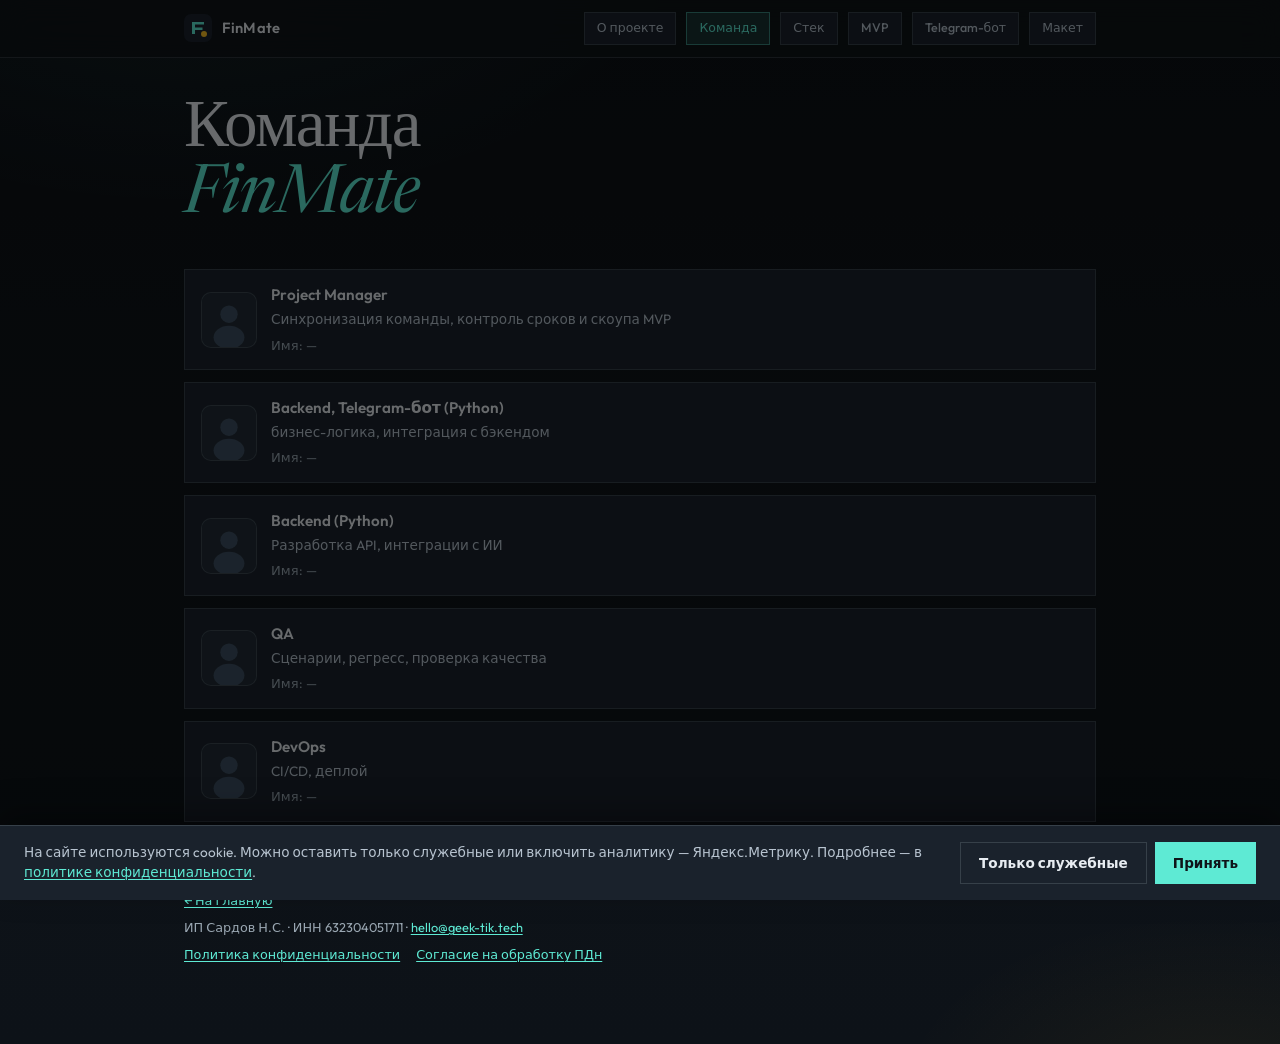
<file: frontend/team.html>
<!DOCTYPE html>
<html lang="ru">

<head>
  <meta charset="UTF-8" />
  <meta name="viewport" content="width=device-width, initial-scale=1.0" />
  <title>Команда — FinMate</title>
  <link rel="icon" href="assets/logo.svg" type="image/svg+xml" />
  <link rel="preconnect" href="https://fonts.googleapis.com" />
  <link rel="preconnect" href="https://fonts.gstatic.com" crossorigin />
  <link
    href="https://fonts.googleapis.com/css2?family=Newsreader:ital,opsz,wght@0,6..72,400;0,6..72,500;1,6..72,400&family=Outfit:wght@400;500;600;700&display=swap"
    rel="stylesheet" />
  <link rel="stylesheet" href="styles.css" />
</head>

<body>
  <div class="site-chrome">
    <nav class="site-nav" aria-label="Навигация">
      <div class="site-nav-inner">
        <a class="brand-mark" href="index.html">
          <img src="assets/logo.svg" width="28" height="28" alt="" />
          FinMate
        </a>
        <a class="nav-link" href="index.html">О проекте</a>
        <a class="nav-link" href="team.html" aria-current="page">Команда</a>
        <a class="nav-link" href="index.html#stack">Стек</a>
        <a class="nav-link" href="index.html#mvp">MVP</a>
        <a class="nav-link" href="index.html#bot">Telegram-бот</a>
        <a class="nav-link" href="mockup.html">Макет</a>
      </div>
    </nav>
  </div>

  <main class="page">
    <header class="hero">
      <div class="brand">Команда<br /><em>FinMate</em></div>
    </header>

    <ul class="team-list">
      <li class="member">
        <img src="avatars/placeholder.svg" width="56" height="56" alt="" />
        <div>
          <div class="role">Project Manager</div>
          <div class="desc">Синхронизация команды, контроль сроков и скоупа MVP</div>
          <div class="name">Имя: —</div>
        </div>
      </li>
      <li class="member">
        <img src="avatars/placeholder.svg" width="56" height="56" alt="" />
        <div>
          <div class="role">Backend, Telegram-бот (Python)</div>
          <div class="desc">бизнес-логика, интеграция с бэкендом</div>
          <div class="name">Имя: —</div>
        </div>
      </li>
      <li class="member">
        <img src="avatars/placeholder.svg" width="56" height="56" alt="" />
        <div>
          <div class="role">Backend (Python)</div>
          <div class="desc">Разработка API, интеграции с ИИ</div>
          <div class="name">Имя: —</div>
        </div>
      </li>
      <li class="member">
        <img src="avatars/placeholder.svg" width="56" height="56" alt="" />
        <div>
          <div class="role">QA</div>
          <div class="desc">Сценарии, регресс, проверка качества</div>
          <div class="name">Имя: —</div>
        </div>
      </li>
      <li class="member">
        <img src="avatars/placeholder.svg" width="56" height="56" alt="" />
        <div>
          <div class="role">DevOps</div>
          <div class="desc">CI/CD, деплой</div>
          <div class="name">Имя: —</div>
        </div>
      </li>
    </ul>

    <footer class="footer footer-legal">
      <p><a href="index.html">← На главную</a></p>
      <p>ИП Сардов Н.С. · ИНН 632304051711 · <a href="mailto:hello@geek-tik.tech">hello@geek-tik.tech</a></p>
      <nav aria-label="Правовая информация">
        <a href="https://consent.geek-tik.tech/t/finmate/policy" target="_blank" rel="noopener">Политика
          конфиденциальности</a>
        <a href="https://consent.geek-tik.tech/t/finmate/pdn-consent" target="_blank" rel="noopener">Согласие на
          обработку ПДн</a>
      </nav>
    </footer>
  </main>
  <script src="cookie-notice.js" data-policy-href="https://consent.geek-tik.tech/t/finmate/policy"></script>
</body>

</html>
</file>
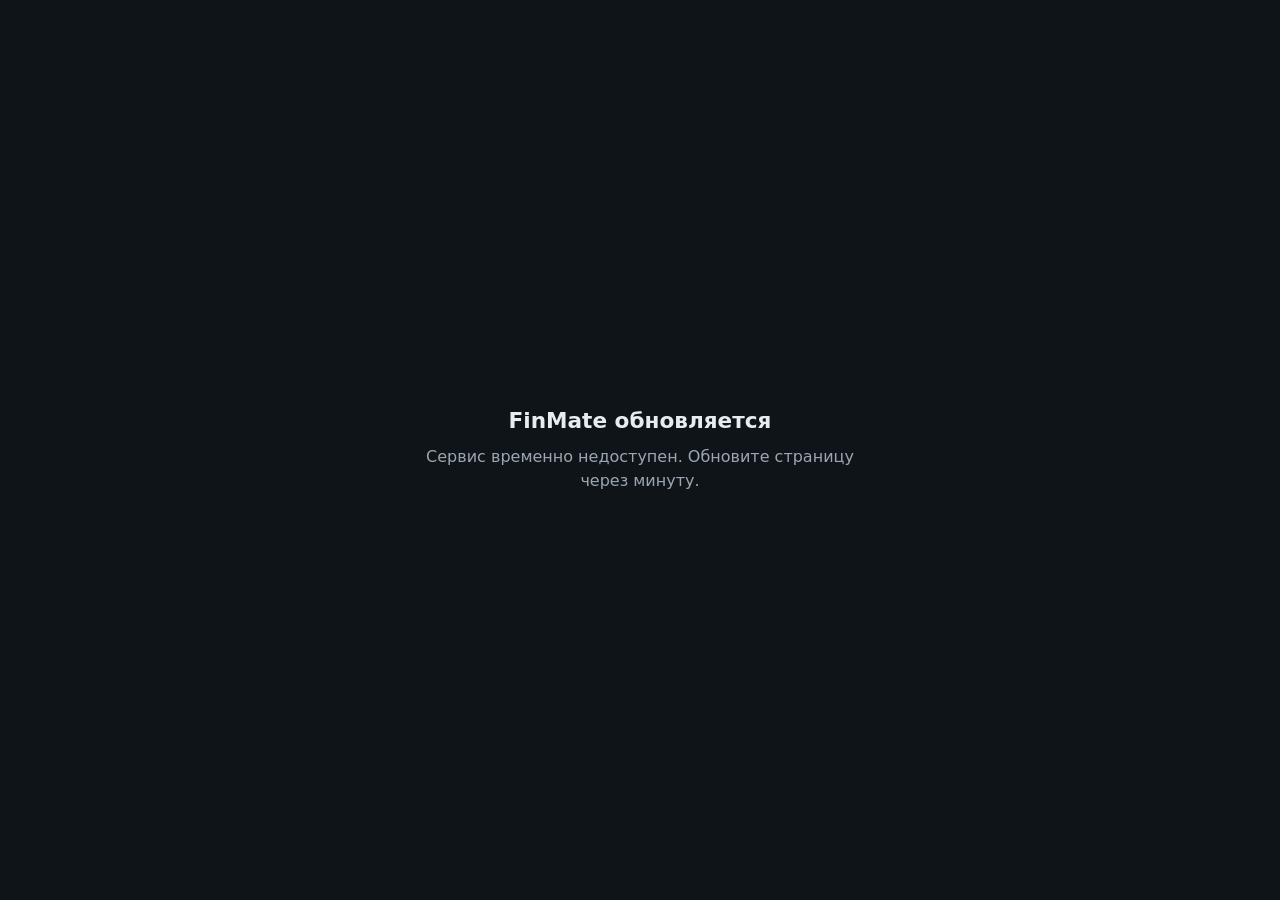
<file: deploy/host-nginx/maintenance.html>
<!DOCTYPE html>
<html lang="ru">
  <head>
    <meta charset="utf-8" />
    <meta name="viewport" content="width=device-width, initial-scale=1" />
    <meta name="robots" content="noindex" />
    <title>FinMate — обновление</title>
    <style>
      body {
        margin: 0;
        min-height: 100vh;
        display: grid;
        place-items: center;
        font-family: system-ui, sans-serif;
        background: #0f1419;
        color: #e7ecf1;
      }
      main {
        text-align: center;
        padding: 2rem;
        max-width: 28rem;
      }
      h1 {
        font-size: 1.35rem;
        font-weight: 600;
        margin: 0 0 0.75rem;
      }
      p {
        margin: 0;
        color: #9aa7b2;
        line-height: 1.5;
      }
    </style>
  </head>
  <body>
    <main>
      <h1>FinMate обновляется</h1>
      <p>Сервис временно недоступен. Обновите страницу через минуту.</p>
    </main>
  </body>
</html>
</file>
<file: frontend/styles.css>
:root {
  --bg: #0f1419;
  --bg-elevated: #161d25;
  --surface: #1a222c;
  --surface-2: #212b36;
  --ink: #e7ecf1;
  --ink-soft: #b8c4d0;
  --muted: #9aa7b2;
  --line: rgba(154, 167, 178, 0.22);
  --brand: #5eead4;
  --brand-dim: rgba(94, 234, 212, 0.14);
  --brand-hover: #99f6e4;
  --accent: #fbbf24;
  --accent-dim: rgba(251, 191, 36, 0.12);
  --shadow: 0 24px 60px rgba(0, 0, 0, 0.45);
}

* {
  box-sizing: border-box;
  margin: 0;
  padding: 0;
}

html {
  scroll-behavior: smooth;
}

@media (prefers-reduced-motion: reduce) {
  html {
    scroll-behavior: auto;
  }
}

body {
  font-family: "Outfit", system-ui, sans-serif;
  color: var(--ink);
  background:
    radial-gradient(ellipse 70% 45% at 15% -5%, rgba(94, 234, 212, 0.08) 0%, transparent 55%),
    radial-gradient(ellipse 50% 35% at 95% 105%, rgba(251, 191, 36, 0.06) 0%, transparent 50%),
    linear-gradient(180deg, #0c1015 0%, var(--bg) 40%, #0d1218 100%);
  min-height: 100vh;
  line-height: 1.5;
}

a {
  color: var(--brand);
  text-decoration-thickness: 1px;
  text-underline-offset: 2px;
}

a:hover {
  color: var(--brand-hover);
}

.site-chrome {
  position: sticky;
  top: 0;
  z-index: 50;
}

.site-nav {
  background: rgba(15, 20, 25, 0.88);
  backdrop-filter: blur(14px);
  -webkit-backdrop-filter: blur(14px);
  border-bottom: 1px solid var(--line);
}

.site-nav-inner {
  max-width: 960px;
  margin: 0 auto;
  padding: 12px 24px;
  display: flex;
  flex-wrap: wrap;
  align-items: center;
  gap: 8px 10px;
}

.site-nav .brand-mark {
  display: inline-flex;
  align-items: center;
  gap: 10px;
  margin-right: auto;
  text-decoration: none;
  color: var(--ink);
  font-weight: 600;
  font-size: 0.92rem;
  letter-spacing: 0.01em;
}

.site-nav .brand-mark img,
.site-nav .brand-mark svg {
  width: 28px;
  height: 28px;
  flex-shrink: 0;
}

.site-nav a.nav-link {
  display: inline-flex;
  align-items: center;
  padding: 6px 12px;
  border: 1px solid var(--line);
  background: var(--surface);
  color: var(--ink-soft);
  text-decoration: none;
  font-size: 0.78rem;
  font-weight: 500;
  transition: border-color 0.15s, background 0.15s, color 0.15s;
}

.site-nav a.nav-link:hover,
.site-nav a.nav-link[aria-current="page"] {
  border-color: rgba(94, 234, 212, 0.45);
  background: var(--brand-dim);
  color: var(--brand);
}

.mockup-subnav {
  background: rgba(22, 29, 37, 0.95);
  backdrop-filter: blur(12px);
  -webkit-backdrop-filter: blur(12px);
  border-bottom: 1px solid var(--line);
}

.mockup-subnav-inner {
  max-width: 1280px;
  margin: 0 auto;
  padding: 8px 24px;
  display: flex;
  flex-wrap: wrap;
  align-items: center;
  gap: 8px 10px;
}

.mockup-subnav .label {
  font-size: 0.72rem;
  font-weight: 600;
  letter-spacing: 0.04em;
  text-transform: uppercase;
  color: var(--muted);
  margin-right: 2px;
}

.mockup-subnav a {
  display: inline-flex;
  align-items: center;
  padding: 5px 11px;
  border: 1px solid var(--line);
  background: var(--surface);
  color: var(--ink-soft);
  text-decoration: none;
  font-size: 0.75rem;
  font-weight: 500;
  transition: border-color 0.15s, background 0.15s, color 0.15s;
}

.mockup-subnav a:hover {
  border-color: rgba(94, 234, 212, 0.45);
  background: var(--brand-dim);
  color: var(--brand);
}

.page {
  max-width: 960px;
  margin: 0 auto;
  padding: 40px 24px 80px;
}

.hero {
  max-width: 40rem;
  margin-bottom: 40px;
}

.brand {
  font-family: "Newsreader", Georgia, serif;
  font-size: clamp(2.8rem, 6vw, 4.2rem);
  letter-spacing: -0.02em;
  line-height: 0.98;
  color: var(--ink);
}

.brand em {
  font-style: italic;
  color: var(--brand);
}

.lede {
  margin-top: 16px;
  max-width: 36rem;
  color: var(--ink-soft);
  font-size: 1.05rem;
}

.lede + .lede {
  margin-top: 12px;
}

.meta {
  margin-top: 20px;
  display: flex;
  flex-wrap: wrap;
  gap: 8px;
}

.chip {
  display: inline-flex;
  align-items: center;
  gap: 6px;
  padding: 6px 12px;
  border: 1px solid var(--line);
  background: var(--surface);
  font-size: 0.78rem;
  color: var(--ink-soft);
}

.chip-accent {
  border-color: rgba(251, 191, 36, 0.35);
  background: var(--accent-dim);
  color: #fde68a;
}

.section-title {
  font-family: "Newsreader", Georgia, serif;
  font-size: clamp(1.75rem, 3vw, 2.15rem);
  font-weight: 400;
  margin: 36px 0 8px;
  padding-top: 28px;
  border-top: 1px solid var(--line);
  color: var(--ink);
}

.section-kind {
  display: block;
  font-family: "Outfit", system-ui, sans-serif;
  font-size: 0.72rem;
  font-weight: 600;
  letter-spacing: 0.08em;
  text-transform: uppercase;
  color: var(--brand);
  margin-bottom: 6px;
}

.section-note {
  color: var(--muted);
  font-size: 0.92rem;
  margin-bottom: 20px;
  max-width: 36rem;
}

.section-note-follow {
  margin-top: 8px;
}

.product-section {
  scroll-margin-top: 72px;
}

.product-section > .meta {
  margin: -8px 0 24px;
}

.stack-list {
  display: grid;
  gap: 16px;
  margin: 0 0 8px;
}

.stack-list > div {
  margin: 0;
  padding: 14px 16px;
  background: var(--surface);
  border: 1px solid var(--line);
}

.stack-list dt {
  font-size: 0.72rem;
  font-weight: 600;
  letter-spacing: 0.06em;
  text-transform: uppercase;
  color: var(--brand);
  margin-bottom: 8px;
}

.stack-list dd.meta {
  margin: 0;
}

.flow-row {
  display: grid;
  grid-template-columns: repeat(3, minmax(0, 1fr));
  gap: 16px;
  margin-bottom: 12px;
}

.flow-card {
  position: relative;
  margin: 0;
  padding: 20px 18px;
  background: var(--surface);
  border: 1px solid var(--line);
  display: flex;
  flex-direction: column;
  gap: 10px;
}

.flow-step {
  display: inline-flex;
  align-items: center;
  justify-content: center;
  width: 28px;
  height: 28px;
  border-radius: 50%;
  background: var(--brand-dim);
  border: 1px solid rgba(94, 234, 212, 0.35);
  color: var(--brand);
  font-size: 0.78rem;
  font-weight: 700;
  font-variant-numeric: tabular-nums;
}

.flow-card h3 {
  font-size: 0.95rem;
  font-weight: 600;
  color: var(--ink);
  line-height: 1.25;
  padding-right: 2rem;
}

.flow-card p {
  font-size: 0.85rem;
  color: var(--muted);
  line-height: 1.45;
}

.flow-icon {
  position: absolute;
  top: 16px;
  right: 16px;
  font-size: 1.35rem;
  line-height: 1;
  opacity: 0.85;
  pointer-events: none;
}

.team-list {
  list-style: none;
  display: flex;
  flex-direction: column;
  gap: 12px;
}

.member {
  display: grid;
  grid-template-columns: 56px 1fr;
  gap: 14px;
  align-items: center;
  padding: 14px 16px;
  background: var(--surface);
  border: 1px solid var(--line);
}

.member img {
  width: 56px;
  height: 56px;
  object-fit: cover;
  border-radius: 10px;
  background: var(--surface-2);
  border: 1px solid var(--line);
}

.member .role {
  font-weight: 600;
  font-size: 0.95rem;
  color: var(--ink);
}

.member .desc {
  margin-top: 2px;
  font-size: 0.85rem;
  color: var(--ink-soft);
}

.member .name {
  margin-top: 6px;
  font-size: 0.82rem;
  color: var(--muted);
}

.member .badge-open {
  display: inline-block;
  margin-top: 8px;
  padding: 3px 8px;
  font-size: 0.68rem;
  font-weight: 600;
  letter-spacing: 0.04em;
  text-transform: uppercase;
  color: #fde68a;
  background: var(--accent-dim);
  border: 1px solid rgba(251, 191, 36, 0.3);
}

.footer {
  margin-top: 48px;
  padding-top: 20px;
  border-top: 1px solid var(--line);
  color: var(--muted);
  font-size: 0.8rem;
}

.footer-legal {
  display: flex;
  flex-direction: column;
  gap: 8px;
}

.footer-legal nav {
  display: flex;
  flex-wrap: wrap;
  gap: 8px 16px;
}

.cookie-notice-lock {
  overflow: hidden;
}

.cookie-notice-backdrop {
  position: fixed;
  inset: 0;
  z-index: 400;
  background: rgba(0, 0, 0, 0.55);
}

.cookie-notice-bar {
  position: fixed;
  left: 0;
  right: 0;
  bottom: 0;
  z-index: 401;
  display: flex;
  flex-wrap: wrap;
  align-items: center;
  gap: 12px 16px;
  padding: 16px 24px calc(16px + env(safe-area-inset-bottom, 0px));
  background: var(--surface);
  border-top: 1px solid var(--line);
  box-shadow: 0 -12px 32px rgba(0, 0, 0, 0.35);
}

.cookie-notice-text {
  flex: 1 1 16rem;
  margin: 0;
  font-size: 0.85rem;
  color: var(--ink-soft);
  line-height: 1.45;
}

.cookie-notice-actions {
  display: flex;
  flex-wrap: wrap;
  gap: 8px;
}

.cookie-notice-btn {
  flex: 0 0 auto;
  appearance: none;
  border: 0;
  background: var(--brand);
  color: #0f1419;
  font: inherit;
  font-size: 0.85rem;
  font-weight: 600;
  padding: 10px 18px;
  cursor: pointer;
}

.cookie-notice-btn:hover {
  background: var(--brand-hover);
}

.cookie-notice-btn--ghost {
  background: transparent;
  color: var(--ink);
  border: 1px solid var(--line);
}

.cookie-notice-btn--ghost:hover {
  background: rgba(231, 236, 241, 0.06);
}

.cookie-notice-btn:disabled {
  opacity: 0.55;
  cursor: wait;
}

.screen-row {
  display: grid;
  grid-template-columns: repeat(3, minmax(0, 1fr));
  gap: 20px;
  align-items: start;
  margin-bottom: 12px;
}

.phone-shot {
  margin: 0;
}

.phone-shot figcaption {
  margin-top: 10px;
  text-align: center;
  font-size: 0.78rem;
  color: var(--muted);
}

.phone {
  --phone-w: 100%;
  --phone-h: 520px;
  width: var(--phone-w);
  max-width: 280px;
  height: var(--phone-h);
  margin: 0 auto;
  background: #0a0e12;
  border-radius: 32px;
  padding: 10px;
  box-shadow: var(--shadow);
}

.tg-inner {
  width: 100%;
  height: 100%;
  border-radius: 24px;
  overflow: hidden;
  display: flex;
  flex-direction: column;
  background:
    radial-gradient(ellipse 70% 40% at 50% 0%, rgba(94, 234, 212, 0.12), transparent 60%),
    #152029;
}

.phone-tg {
  background: #0e1621;
}

.tg-topbar {
  height: 26px;
  display: flex;
  align-items: center;
  justify-content: space-between;
  padding: 0 12px;
  font-size: 0.65rem;
  font-weight: 600;
  color: #8b9aab;
  background: #1a2430;
  flex-shrink: 0;
}

.tg-header {
  display: flex;
  align-items: center;
  gap: 10px;
  padding: 10px 12px;
  background: #1a2430;
  border-bottom: 1px solid rgba(255, 255, 255, 0.06);
  flex-shrink: 0;
}

.tg-header img {
  width: 32px;
  height: 32px;
  border-radius: 50%;
  object-fit: cover;
  background: var(--surface);
}

.tg-header .name {
  font-size: 0.82rem;
  font-weight: 600;
  color: #f2f5f7;
  line-height: 1.1;
}

.tg-header .status {
  font-size: 0.65rem;
  color: #7d8b9a;
  margin-top: 2px;
}

.tg-chat {
  flex: 1;
  min-height: 0;
  overflow: hidden;
  padding: 12px 10px;
  display: flex;
  flex-direction: column;
  gap: 10px;
}

.tg-day {
  align-self: center;
  font-size: 0.65rem;
  color: #9aa8b6;
  background: rgba(15, 25, 36, 0.55);
  padding: 3px 8px;
  border-radius: 8px;
}

.tg-row {
  display: flex;
  max-width: 100%;
}

.tg-row.user {
  align-self: flex-end;
}

.tg-row.bot {
  align-self: flex-start;
}

.tg-chat--wide-bubbles .tg-row {
  width: 100%;
}

.tg-chat--wide-bubbles .tg-row.user {
  justify-content: flex-end;
}

.tg-chat--wide-bubbles .tg-row.bot {
  justify-content: flex-start;
}

.tg-chat--wide-bubbles .tg-bubble {
  min-width: 50%;
  box-sizing: border-box;
}

.tg-bubble {
  max-width: 92%;
  padding: 10px 12px;
  font-size: 0.72rem;
  line-height: 1.35;
}

.tg-bubble.user {
  background: #1f6f63;
  color: #f0fffb;
  border-radius: 14px 14px 4px 14px;
}

.tg-bubble.user.tg-photo {
  padding: 4px;
  background: #243447;
  overflow: hidden;
}

.tg-bubble.user.tg-photo img {
  display: block;
  width: 168px;
  max-width: 100%;
  height: auto;
  aspect-ratio: 6 / 5;
  object-fit: cover;
  object-position: top center;
  border-radius: 10px;
}

.tg-bubble.user.tg-voice {
  display: flex;
  align-items: center;
  gap: 8px;
  min-width: 150px;
  padding: 10px 12px;
}

.tg-voice-play {
  width: 28px;
  height: 28px;
  border-radius: 50%;
  background: rgba(240, 255, 251, 0.2);
  flex-shrink: 0;
  position: relative;
}

.tg-voice-play::after {
  content: "";
  position: absolute;
  top: 50%;
  left: 55%;
  transform: translate(-50%, -50%);
  border-style: solid;
  border-width: 6px 0 6px 10px;
  border-color: transparent transparent transparent #f0fffb;
}

.tg-voice-wave {
  flex: 1;
  height: 18px;
  border-radius: 2px;
  background:
    repeating-linear-gradient(
      90deg,
      rgba(240, 255, 251, 0.85) 0 2px,
      transparent 2px 5px
    );
  opacity: 0.75;
  mask-image: linear-gradient(
    90deg,
    transparent 0%,
    #000 8%,
    #000 92%,
    transparent 100%
  );
}

.tg-voice-dur {
  font-size: 0.65rem;
  opacity: 0.85;
  font-variant-numeric: tabular-nums;
}

.tg-bubble.bot {
  background: #243447;
  color: #e8eef5;
  border-radius: 14px 14px 14px 4px;
}

.tg-bubble.bot strong {
  color: #f7faf6;
}

.tg-inline {
  display: grid;
  grid-template-columns: 1fr 1fr;
  gap: 6px;
  margin-top: 10px;
}

.tg-inline span {
  display: inline-flex;
  align-items: center;
  justify-content: center;
  padding: 7px 6px;
  border: 1px solid rgba(255, 255, 255, 0.16);
  border-radius: 8px;
  font-size: 0.68rem;
  font-weight: 600;
  color: #d7f5ef;
  background: rgba(94, 234, 212, 0.16);
}

@media (max-width: 900px) {
  .screen-row {
    grid-template-columns: 1fr;
    justify-items: center;
  }

  .phone {
    max-width: 300px;
  }
}

@media (max-width: 768px) {
  .flow-row {
    grid-template-columns: 1fr;
  }
}

@media (max-width: 600px) {
  .member {
    grid-template-columns: 48px 1fr;
  }

  .member img {
    width: 48px;
    height: 48px;
  }
}
</file>
